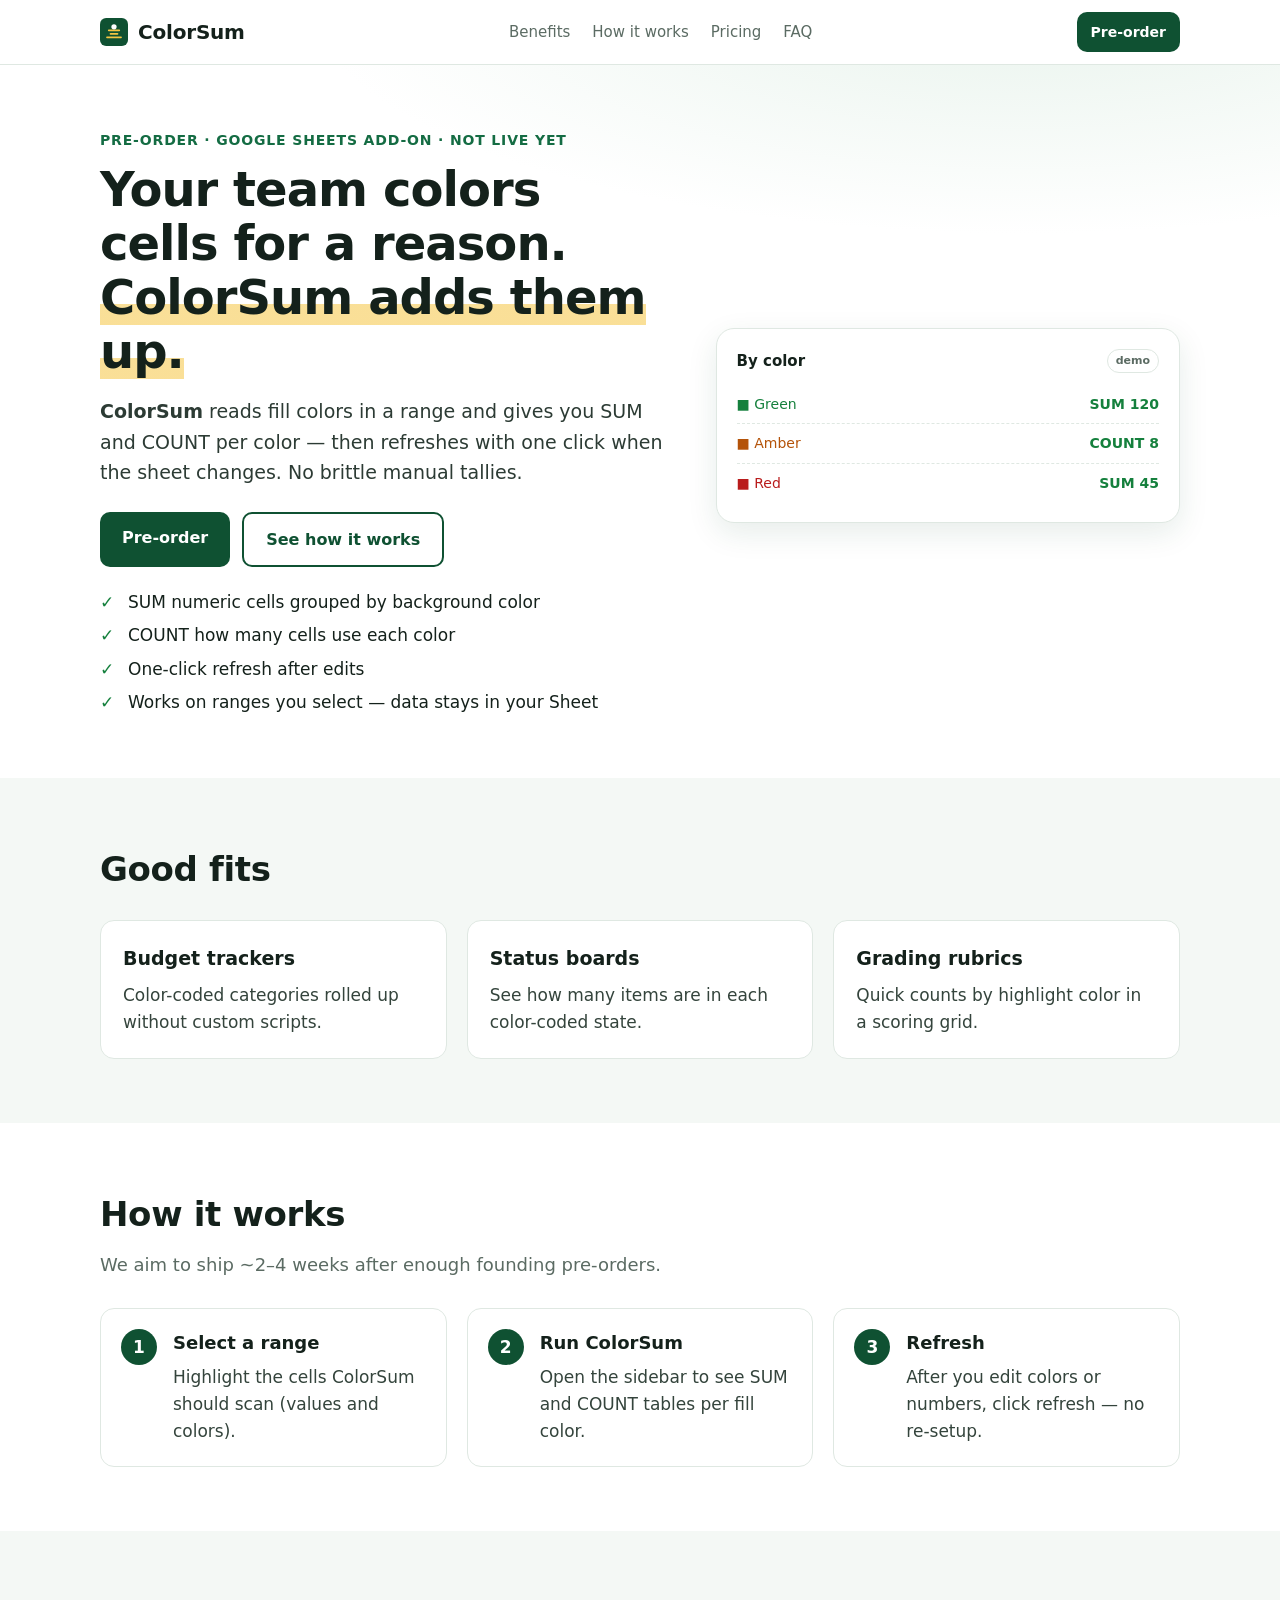
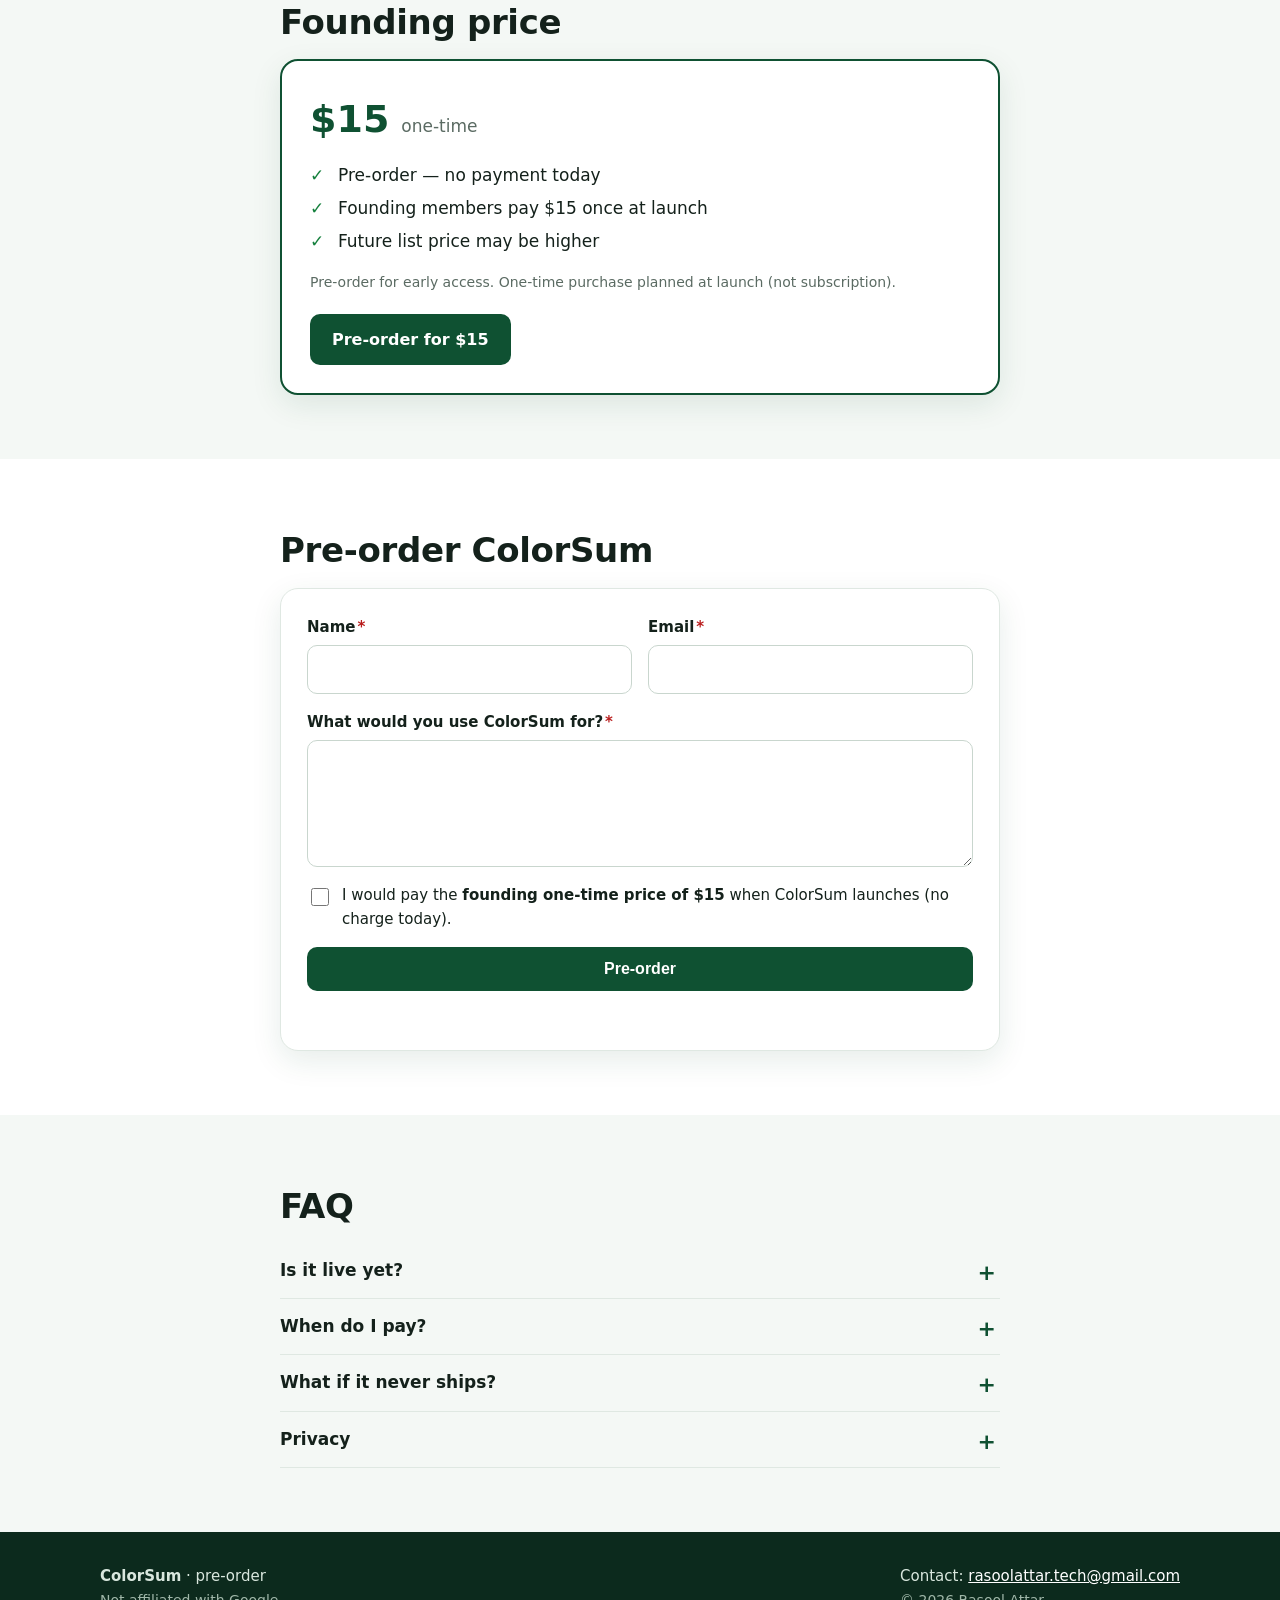
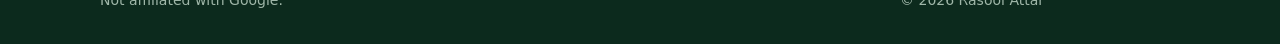
<file: color-sum/index.html>
<!doctype html>
<html lang="en">
<head>
  <meta charset="utf-8">
  <meta name="viewport" content="width=device-width, initial-scale=1">
  <title>ColorSum — SUM and COUNT by cell fill color in Google Sheets (pre-order)</title>
  <meta name="description" content="Sum and count Google Sheets cells by background fill color with one-click refresh. Pre-order for $15 one-time founding price.">
  <meta name="theme-color" content="#0f5132">
  <meta property="og:title" content="ColorSum for Google Sheets">
  <meta property="og:description" content="Aggregate by fill color. Founding price $15 one-time. Pre-order.">
  <meta property="og:type" content="website">
  <link rel="canonical" href="https://rasoolattar17.github.io/color-sum/">
  <meta property="og:url" content="https://rasoolattar17.github.io/color-sum/">
  <link rel="icon" href="../preorder-landings/shared/favicon.svg" type="image/svg+xml">
  <link rel="stylesheet" href="../preorder-landings/shared/styles.css">
</head>
<body>
  <a class="skip" href="#preorder">Skip to pre-order form</a>
  <header class="nav">
    <div class="wrap nav-inner">
      <a class="logo" href="#top"><img src="../preorder-landings/shared/favicon.svg" alt="" width="28" height="28"><span class="brand">ColorSum</span></a>
      <nav class="nav-links" aria-label="Sections"><a href="#benefits">Benefits</a><a href="#how">How it works</a><a href="#pricing">Pricing</a><a href="#faq">FAQ</a></nav>
      <a class="btn btn-sm" href="#preorder">Pre-order</a>
    </div>
  </header>
  <main id="top">
    <section class="hero">
      <div class="wrap hero-grid">
        <div>
          <p class="eyebrow">Pre-order · Google Sheets add-on · Not live yet</p>
          <h1>Your team colors cells for a reason. <span class="hl">ColorSum adds them up.</span></h1>
          <p class="lead"><strong class="brand">ColorSum</strong> reads fill colors in a range and gives you SUM and COUNT per color — then refreshes with one click when the sheet changes. No brittle manual tallies.</p>
          <div class="cta-row"><a class="btn" href="#preorder">Pre-order</a><a class="btn btn-ghost" href="#how">See how it works</a></div>
          <ul class="ticks">
            <li>SUM numeric cells grouped by background color</li>
            <li>COUNT how many cells use each color</li>
            <li>One-click refresh after edits</li>
            <li>Works on ranges you select — data stays in your Sheet</li>
          </ul>
        </div>
        <div class="hero-card" aria-hidden="true">
          <p class="demo-title">By color <span class="pill">demo</span></p>
          <div class="demo-row"><span style="color:#15803d">■ Green</span><span class="ok">SUM 120</span></div>
          <div class="demo-row"><span style="color:#b45309">■ Amber</span><span class="ok">COUNT 8</span></div>
          <div class="demo-row"><span style="color:#b91c1c">■ Red</span><span class="ok">SUM 45</span></div>
        </div>
      </div>
    </section>
    <section class="section alt" id="benefits">
      <div class="wrap">
        <h2>Good fits</h2>
        <div class="grid3">
          <article class="card"><h3>Budget trackers</h3><p>Color-coded categories rolled up without custom scripts.</p></article>
          <article class="card"><h3>Status boards</h3><p>See how many items are in each color-coded state.</p></article>
          <article class="card"><h3>Grading rubrics</h3><p>Quick counts by highlight color in a scoring grid.</p></article>
        </div>
      </div>
    </section>
    <section class="section" id="how">
      <div class="wrap">
        <h2>How it works</h2>
        <p class="sub">We aim to ship ~2–4 weeks after enough founding pre-orders.</p>
        <ol class="steps">
          <li><span class="num">1</span><div><h3>Select a range</h3><p>Highlight the cells ColorSum should scan (values and colors).</p></div></li>
          <li><span class="num">2</span><div><h3>Run ColorSum</h3><p>Open the sidebar to see SUM and COUNT tables per fill color.</p></div></li>
          <li><span class="num">3</span><div><h3>Refresh</h3><p>After you edit colors or numbers, click refresh — no re-setup.</p></div></li>
        </ol>
      </div>
    </section>
    <section class="section alt" id="pricing">
      <div class="wrap narrow">
        <h2>Founding price</h2>
        <div class="price-card">
          <div class="price-tag"><span class="price">$15</span><span class="per">one-time</span></div>
          <ul class="ticks"><li>Pre-order — no payment today</li><li>Founding members pay $15 once at launch</li><li>Future list price may be higher</li></ul>
          <p class="disclaimer">Pre-order for early access. One-time purchase planned at launch (not subscription).</p>
          <a class="btn" href="#preorder">Pre-order for $15</a>
        </div>
      </div>
    </section>
    <section class="section" id="preorder">
      <div class="wrap narrow">
        <h2>Pre-order ColorSum</h2>
        <form id="preorder-form" class="form" novalidate>
          <input type="hidden" name="subject" value="Pre-order: ColorSum">
          <input type="hidden" name="product" value="color-sum">
          <input type="hidden" name="utm_source" id="utm_source" value="">
          <div class="row2">
            <label>Name<span class="req">*</span><input type="text" name="name" autocomplete="name" required maxlength="100"></label>
            <label>Email<span class="req">*</span><input type="email" name="email" autocomplete="email" required maxlength="150"></label>
          </div>
          <label>What would you use ColorSum for?<span class="req">*</span>
            <textarea name="use_case" rows="4" required maxlength="2000"></textarea>
          </label>
          <div class="hp" aria-hidden="true"><label>Leave empty <input type="text" name="company_website" tabindex="-1" autocomplete="off"></label></div>
          <label class="consent"><input type="checkbox" name="founding_price" required>
            <span>I would pay the <strong>founding one-time price of $15</strong> when ColorSum launches (no charge today).</span>
          </label>
          <button class="btn btn-block" type="submit" id="submit-btn">Pre-order</button>
          <p class="form-status" id="form-status" role="status" aria-live="polite"></p>
        </form>
        <div class="thanks" id="thanks" hidden tabindex="-1">
          <div class="thanks-icon" aria-hidden="true">✓</div>
          <h3>Pre-order received — thank you!</h3>
        </div>
      </div>
    </section>
    <section class="section alt" id="faq">
      <div class="wrap narrow">
        <h2>FAQ</h2>
        <details><summary>Is it live yet?</summary><p>No. This is a pre-order page.</p></details>
        <details><summary>When do I pay?</summary><p>Once at launch if you activate — $15 one-time for founding members.</p></details>
        <details><summary>What if it never ships?</summary><p>You will not be charged.</p></details>
        <details><summary>Privacy</summary><p>ColorSum runs on your spreadsheet in Google; pre-order details on this page go to our inbox only.</p></details>
      </div>
    </section>
  </main>
  <footer class="footer">
    <div class="wrap footer-inner">
      <div><strong class="brand">ColorSum</strong> · pre-order<br><span class="muted">Not affiliated with Google.</span></div>
      <div>Contact: <a href="mailto:rasoolattar.tech@gmail.com">rasoolattar.tech@gmail.com</a><br><span class="muted">© <span id="year">2026</span> Rasool Attar</span></div>
    </div>
  </footer>
  <script>
    window.PREORDER_CONFIG = { brand: 'ColorSum', product: 'color-sum', subject: 'Pre-order: ColorSum', submitLabel: 'Pre-order' };
  </script>
  <script src="../preorder-landings/shared/preorder.js" defer></script>
</body>
</html>
</file>
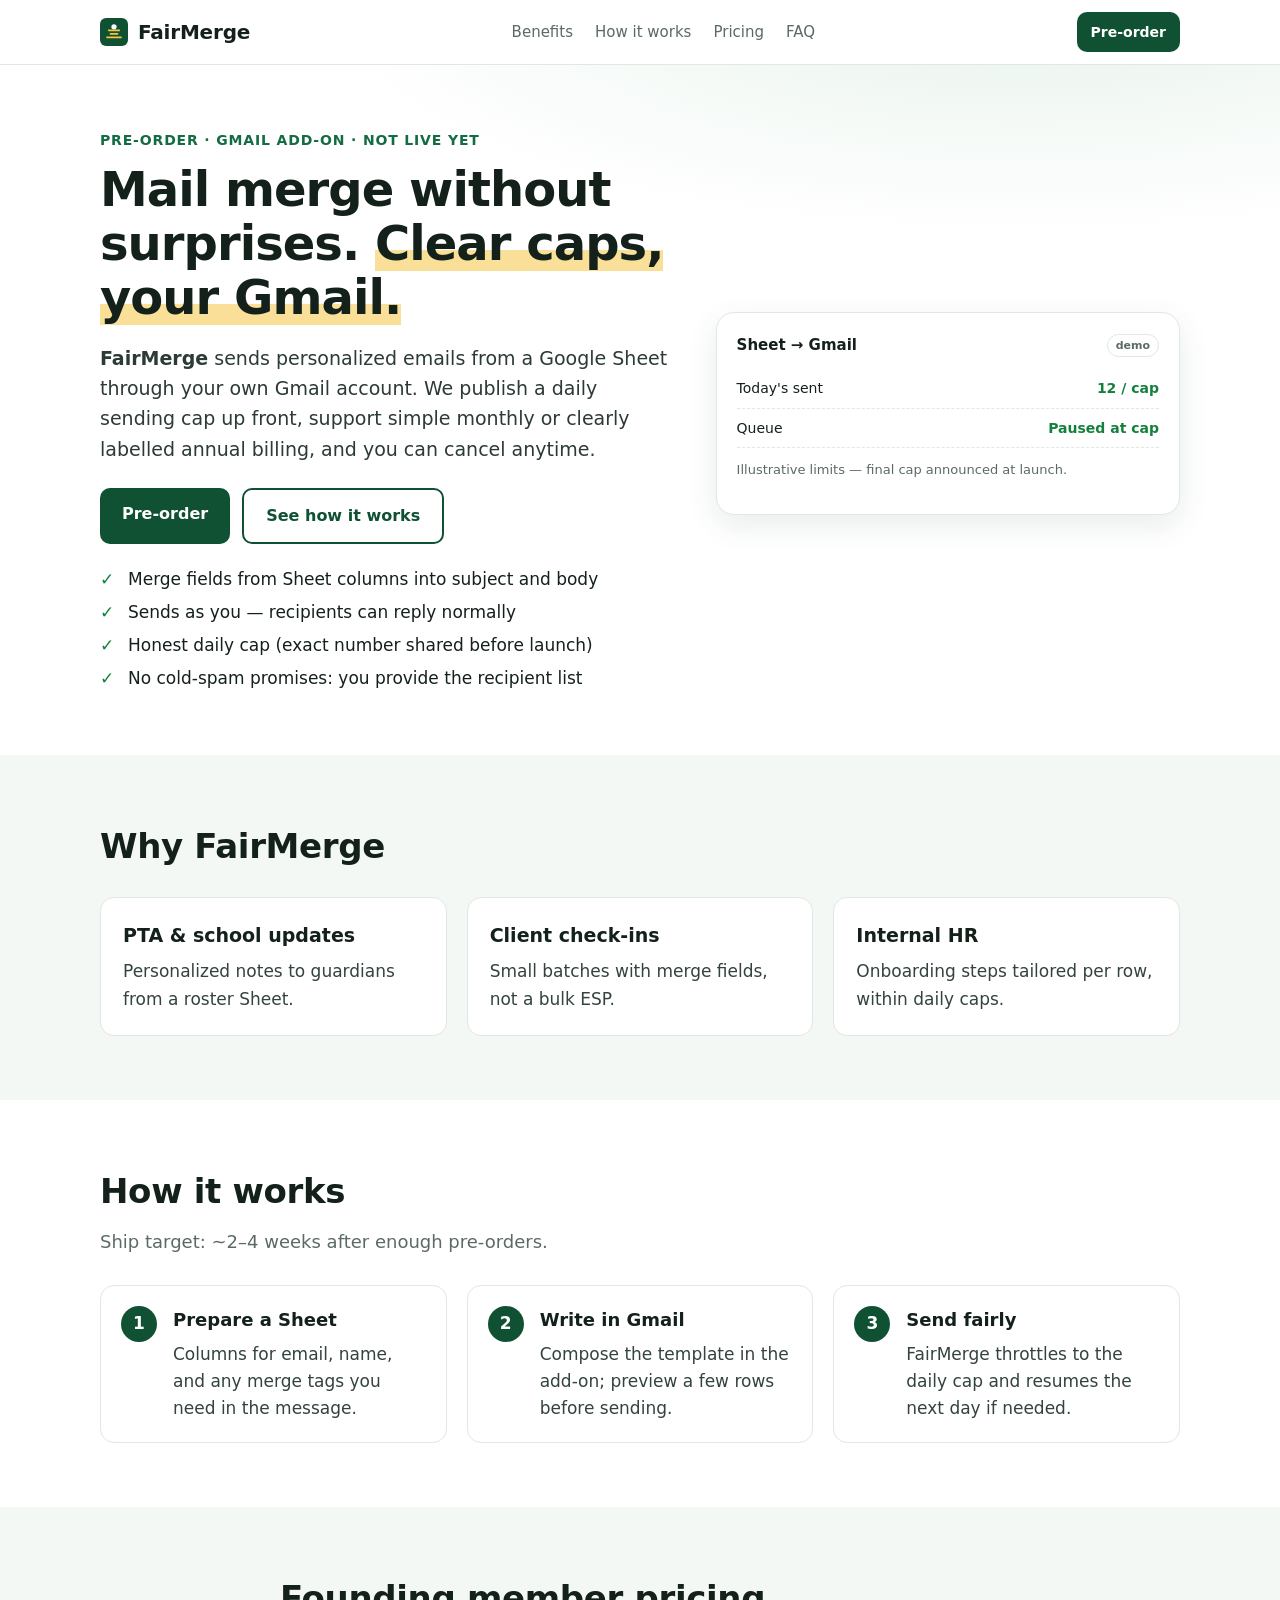
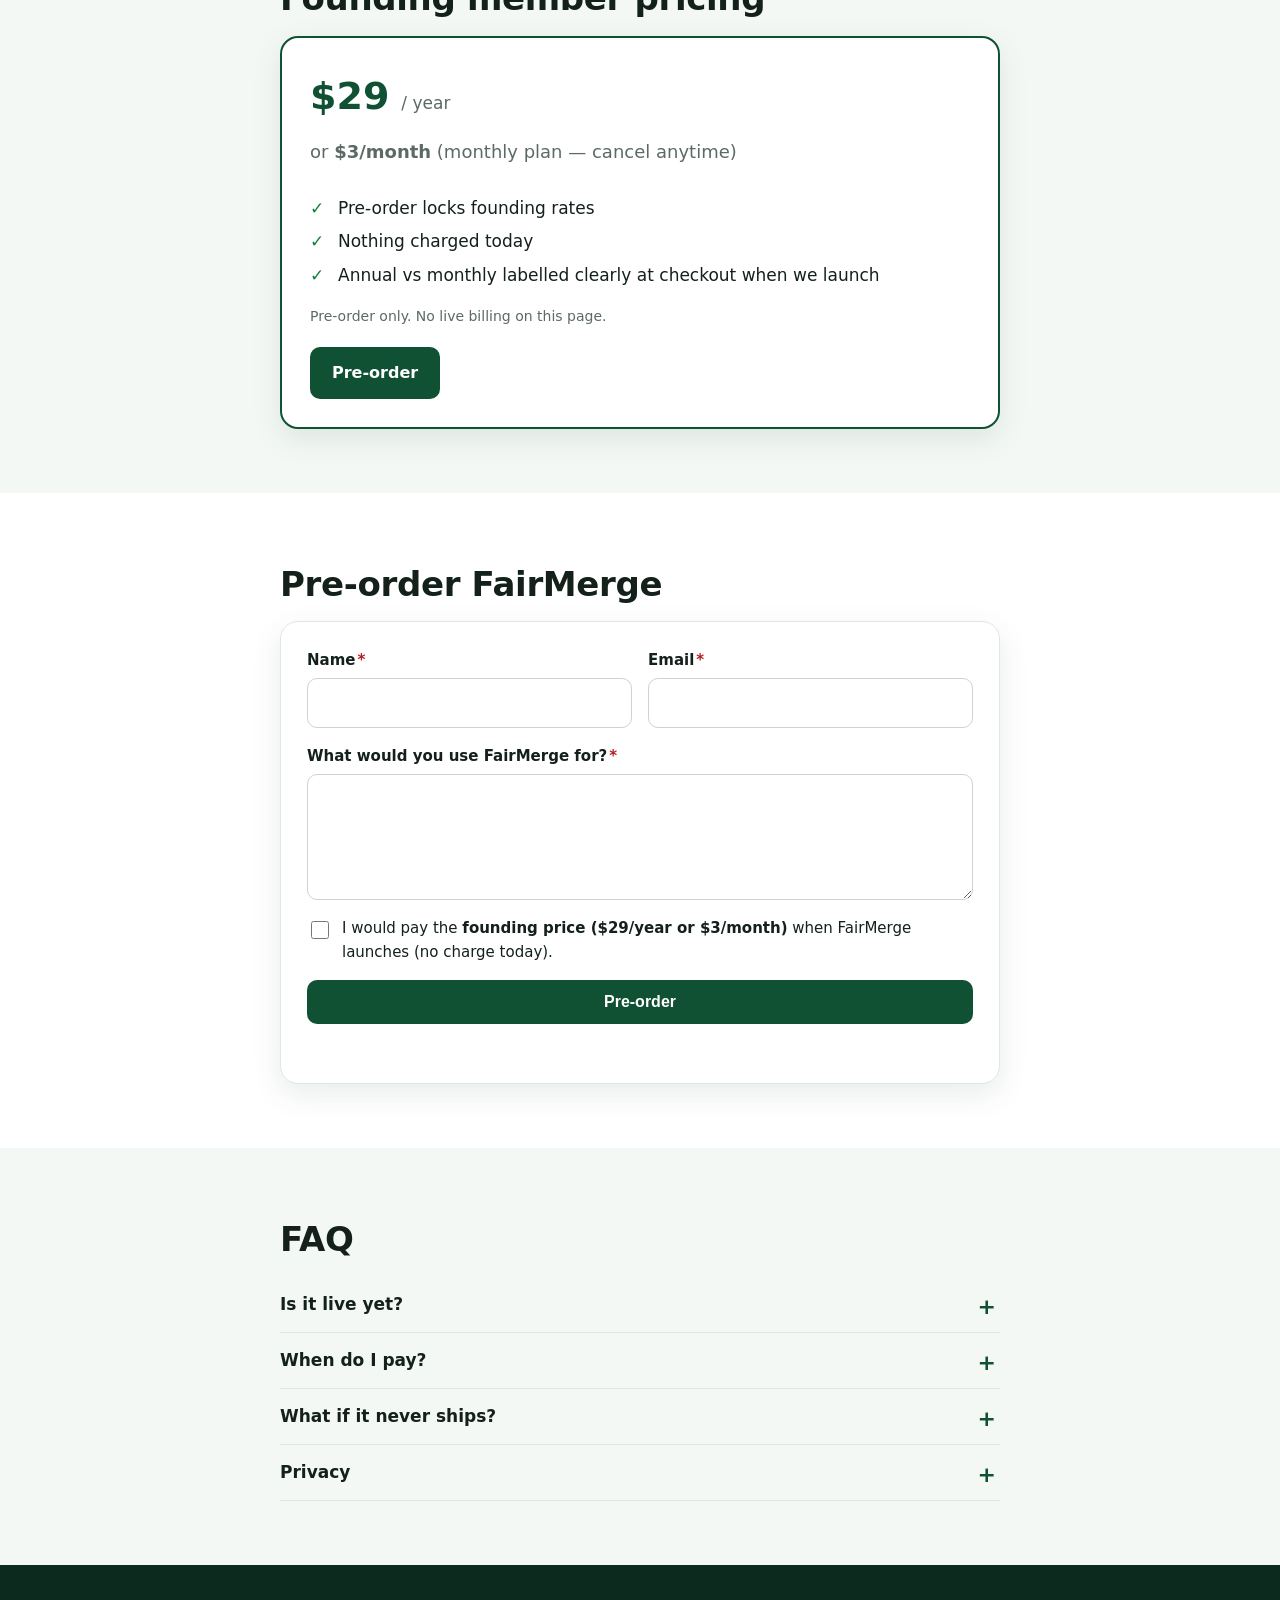
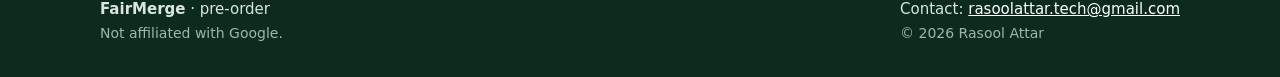
<file: fair-merge/index.html>
<!doctype html>
<html lang="en">
<head>
  <meta charset="utf-8">
  <meta name="viewport" content="width=device-width, initial-scale=1">
  <title>FairMerge — honest Gmail mail merge from Google Sheets (pre-order)</title>
  <meta name="description" content="Personalized Gmail mail merge from a Google Sheet with a clear daily sending cap. Pre-order founding price $29/year or $3/month.">
  <meta name="theme-color" content="#0f5132">
  <meta property="og:title" content="FairMerge — Gmail mail merge">
  <meta property="og:description" content="Sheet-driven mail merge with honest limits. Pre-order early access.">
  <meta property="og:type" content="website">
  <link rel="canonical" href="https://rasoolattar17.github.io/fair-merge/">
  <meta property="og:url" content="https://rasoolattar17.github.io/fair-merge/">
  <link rel="icon" href="../preorder-landings/shared/favicon.svg" type="image/svg+xml">
  <link rel="stylesheet" href="../preorder-landings/shared/styles.css">
</head>
<body>
  <a class="skip" href="#preorder">Skip to pre-order form</a>
  <header class="nav">
    <div class="wrap nav-inner">
      <a class="logo" href="#top"><img src="../preorder-landings/shared/favicon.svg" alt="" width="28" height="28"><span class="brand">FairMerge</span></a>
      <nav class="nav-links" aria-label="Sections"><a href="#benefits">Benefits</a><a href="#how">How it works</a><a href="#pricing">Pricing</a><a href="#faq">FAQ</a></nav>
      <a class="btn btn-sm" href="#preorder">Pre-order</a>
    </div>
  </header>
  <main id="top">
    <section class="hero">
      <div class="wrap hero-grid">
        <div>
          <p class="eyebrow">Pre-order · Gmail add-on · Not live yet</p>
          <h1>Mail merge without surprises. <span class="hl">Clear caps, your Gmail.</span></h1>
          <p class="lead"><strong class="brand">FairMerge</strong> sends personalized emails from a Google Sheet through your own Gmail account. We publish a daily sending cap up front, support simple monthly or clearly labelled annual billing, and you can cancel anytime.</p>
          <div class="cta-row"><a class="btn" href="#preorder">Pre-order</a><a class="btn btn-ghost" href="#how">See how it works</a></div>
          <ul class="ticks">
            <li>Merge fields from Sheet columns into subject and body</li>
            <li>Sends as you — recipients can reply normally</li>
            <li>Honest daily cap (exact number shared before launch)</li>
            <li>No cold-spam promises: you provide the recipient list</li>
          </ul>
        </div>
        <div class="hero-card" aria-hidden="true">
          <p class="demo-title">Sheet → Gmail <span class="pill">demo</span></p>
          <div class="demo-row"><span>Today's sent</span><span class="ok">12 / cap</span></div>
          <div class="demo-row"><span>Queue</span><span class="ok">Paused at cap</span></div>
          <p class="muted-demo">Illustrative limits — final cap announced at launch.</p>
        </div>
      </div>
    </section>
    <section class="section alt" id="benefits">
      <div class="wrap">
        <h2>Why FairMerge</h2>
        <div class="grid3">
          <article class="card"><h3>PTA &amp; school updates</h3><p>Personalized notes to guardians from a roster Sheet.</p></article>
          <article class="card"><h3>Client check-ins</h3><p>Small batches with merge fields, not a bulk ESP.</p></article>
          <article class="card"><h3>Internal HR</h3><p>Onboarding steps tailored per row, within daily caps.</p></article>
        </div>
      </div>
    </section>
    <section class="section" id="how">
      <div class="wrap">
        <h2>How it works</h2>
        <p class="sub">Ship target: ~2–4 weeks after enough pre-orders.</p>
        <ol class="steps">
          <li><span class="num">1</span><div><h3>Prepare a Sheet</h3><p>Columns for email, name, and any merge tags you need in the message.</p></div></li>
          <li><span class="num">2</span><div><h3>Write in Gmail</h3><p>Compose the template in the add-on; preview a few rows before sending.</p></div></li>
          <li><span class="num">3</span><div><h3>Send fairly</h3><p>FairMerge throttles to the daily cap and resumes the next day if needed.</p></div></li>
        </ol>
      </div>
    </section>
    <section class="section alt" id="pricing">
      <div class="wrap narrow">
        <h2>Founding member pricing</h2>
        <div class="price-card">
          <div class="price-tag"><span class="price">$29</span><span class="per">/ year</span></div>
          <p class="sub" style="margin-top:0">or <strong>$3/month</strong> (monthly plan — cancel anytime)</p>
          <ul class="ticks"><li>Pre-order locks founding rates</li><li>Nothing charged today</li><li>Annual vs monthly labelled clearly at checkout when we launch</li></ul>
          <p class="disclaimer">Pre-order only. No live billing on this page.</p>
          <a class="btn" href="#preorder">Pre-order</a>
        </div>
      </div>
    </section>
    <section class="section" id="preorder">
      <div class="wrap narrow">
        <h2>Pre-order FairMerge</h2>
        <form id="preorder-form" class="form" novalidate>
          <input type="hidden" name="subject" value="Pre-order: FairMerge">
          <input type="hidden" name="product" value="fair-merge">
          <input type="hidden" name="utm_source" id="utm_source" value="">
          <div class="row2">
            <label>Name<span class="req">*</span><input type="text" name="name" autocomplete="name" required maxlength="100"></label>
            <label>Email<span class="req">*</span><input type="email" name="email" autocomplete="email" required maxlength="150"></label>
          </div>
          <label>What would you use FairMerge for?<span class="req">*</span>
            <textarea name="use_case" rows="4" required maxlength="2000"></textarea>
          </label>
          <div class="hp" aria-hidden="true"><label>Leave empty <input type="text" name="company_website" tabindex="-1" autocomplete="off"></label></div>
          <label class="consent"><input type="checkbox" name="founding_price" required>
            <span>I would pay the <strong>founding price ($29/year or $3/month)</strong> when FairMerge launches (no charge today).</span>
          </label>
          <button class="btn btn-block" type="submit" id="submit-btn">Pre-order</button>
          <p class="form-status" id="form-status" role="status" aria-live="polite"></p>
        </form>
        <div class="thanks" id="thanks" hidden tabindex="-1">
          <div class="thanks-icon" aria-hidden="true">✓</div>
          <h3>Pre-order received — thank you!</h3>
        </div>
      </div>
    </section>
    <section class="section alt" id="faq">
      <div class="wrap narrow">
        <h2>FAQ</h2>
        <details><summary>Is it live yet?</summary><p>No — pre-order for early access.</p></details>
        <details><summary>When do I pay?</summary><p>When the add-on ships and you subscribe. Choose annual or monthly at that time.</p></details>
        <details><summary>What if it never ships?</summary><p>You are never charged. We will email pre-orders.</p></details>
        <details><summary>Privacy</summary><p>Mail sends through your Gmail; list data stays in your Sheet in Google.</p></details>
      </div>
    </section>
  </main>
  <footer class="footer">
    <div class="wrap footer-inner">
      <div><strong class="brand">FairMerge</strong> · pre-order<br><span class="muted">Not affiliated with Google.</span></div>
      <div>Contact: <a href="mailto:rasoolattar.tech@gmail.com">rasoolattar.tech@gmail.com</a><br><span class="muted">© <span id="year">2026</span> Rasool Attar</span></div>
    </div>
  </footer>
  <script>
    window.PREORDER_CONFIG = { brand: 'FairMerge', product: 'fair-merge', subject: 'Pre-order: FairMerge', submitLabel: 'Pre-order' };
  </script>
  <script src="../preorder-landings/shared/preorder.js" defer></script>
</body>
</html>
</file>
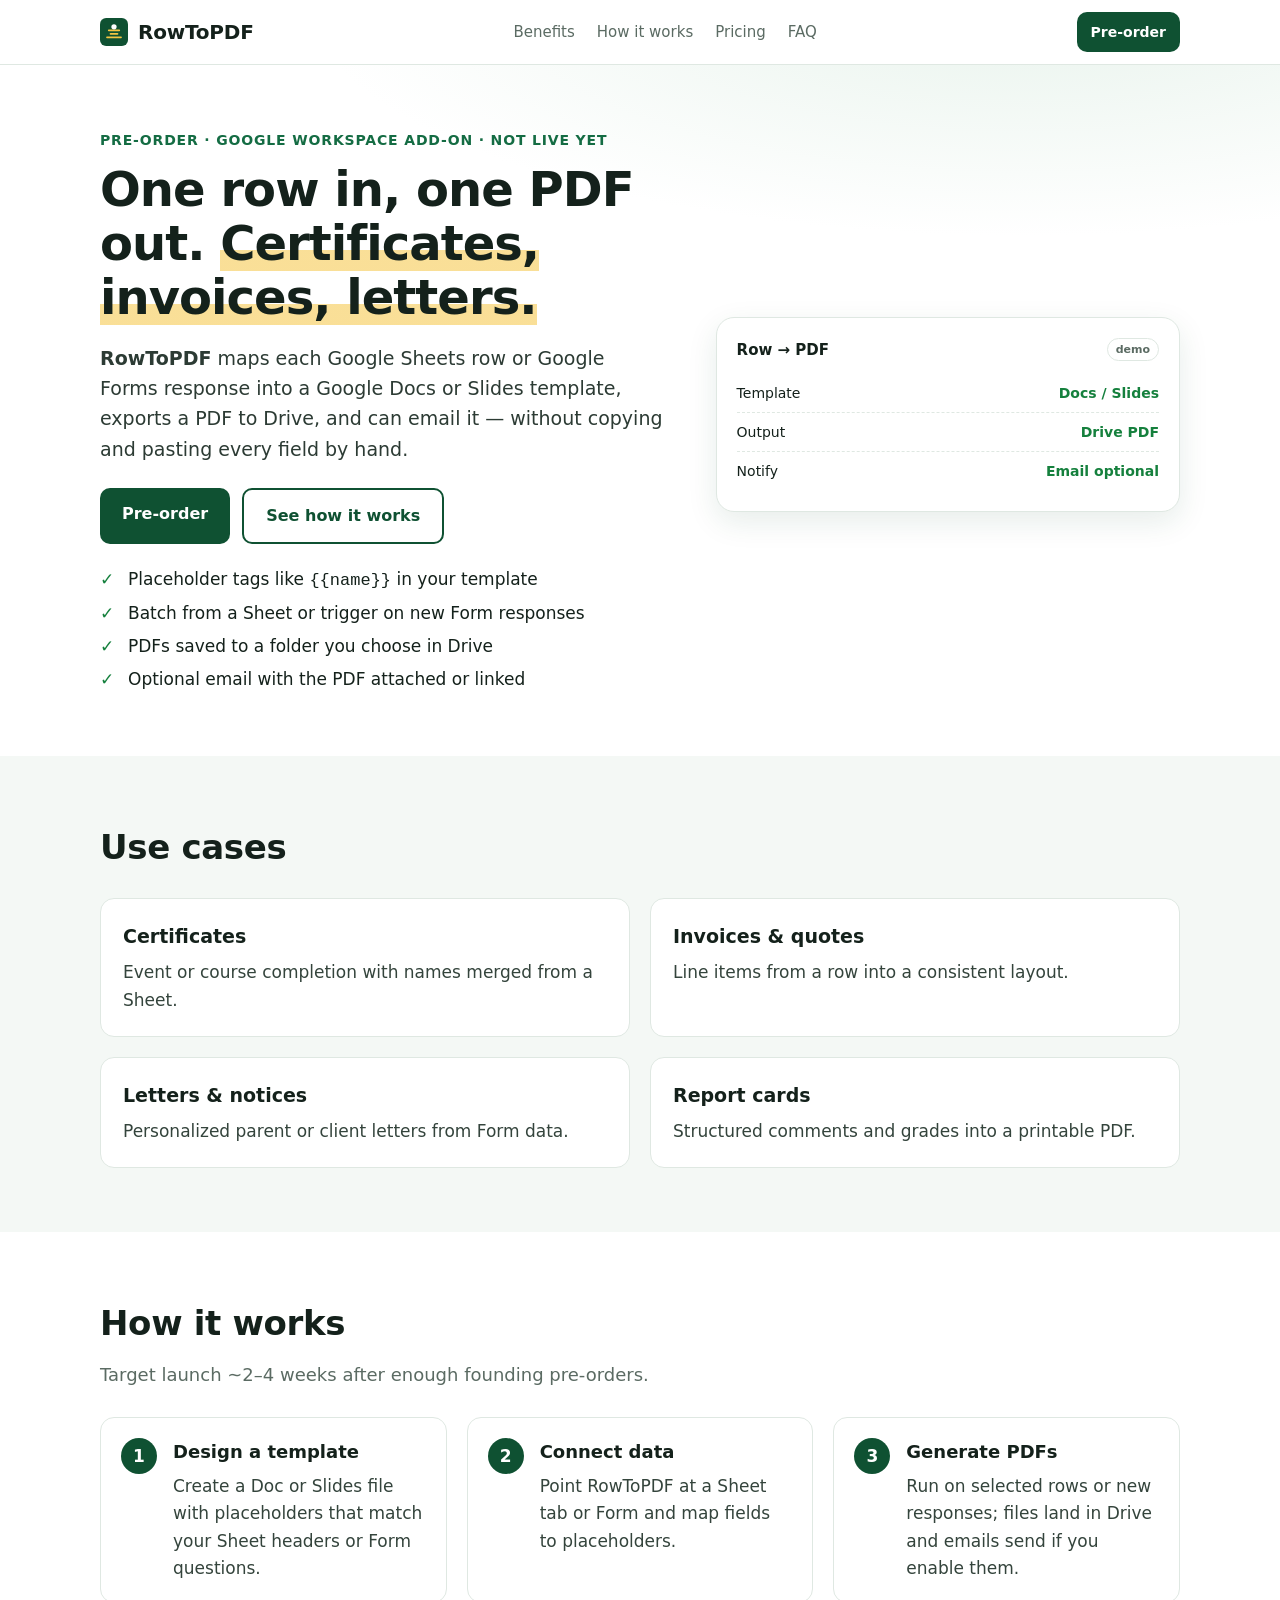
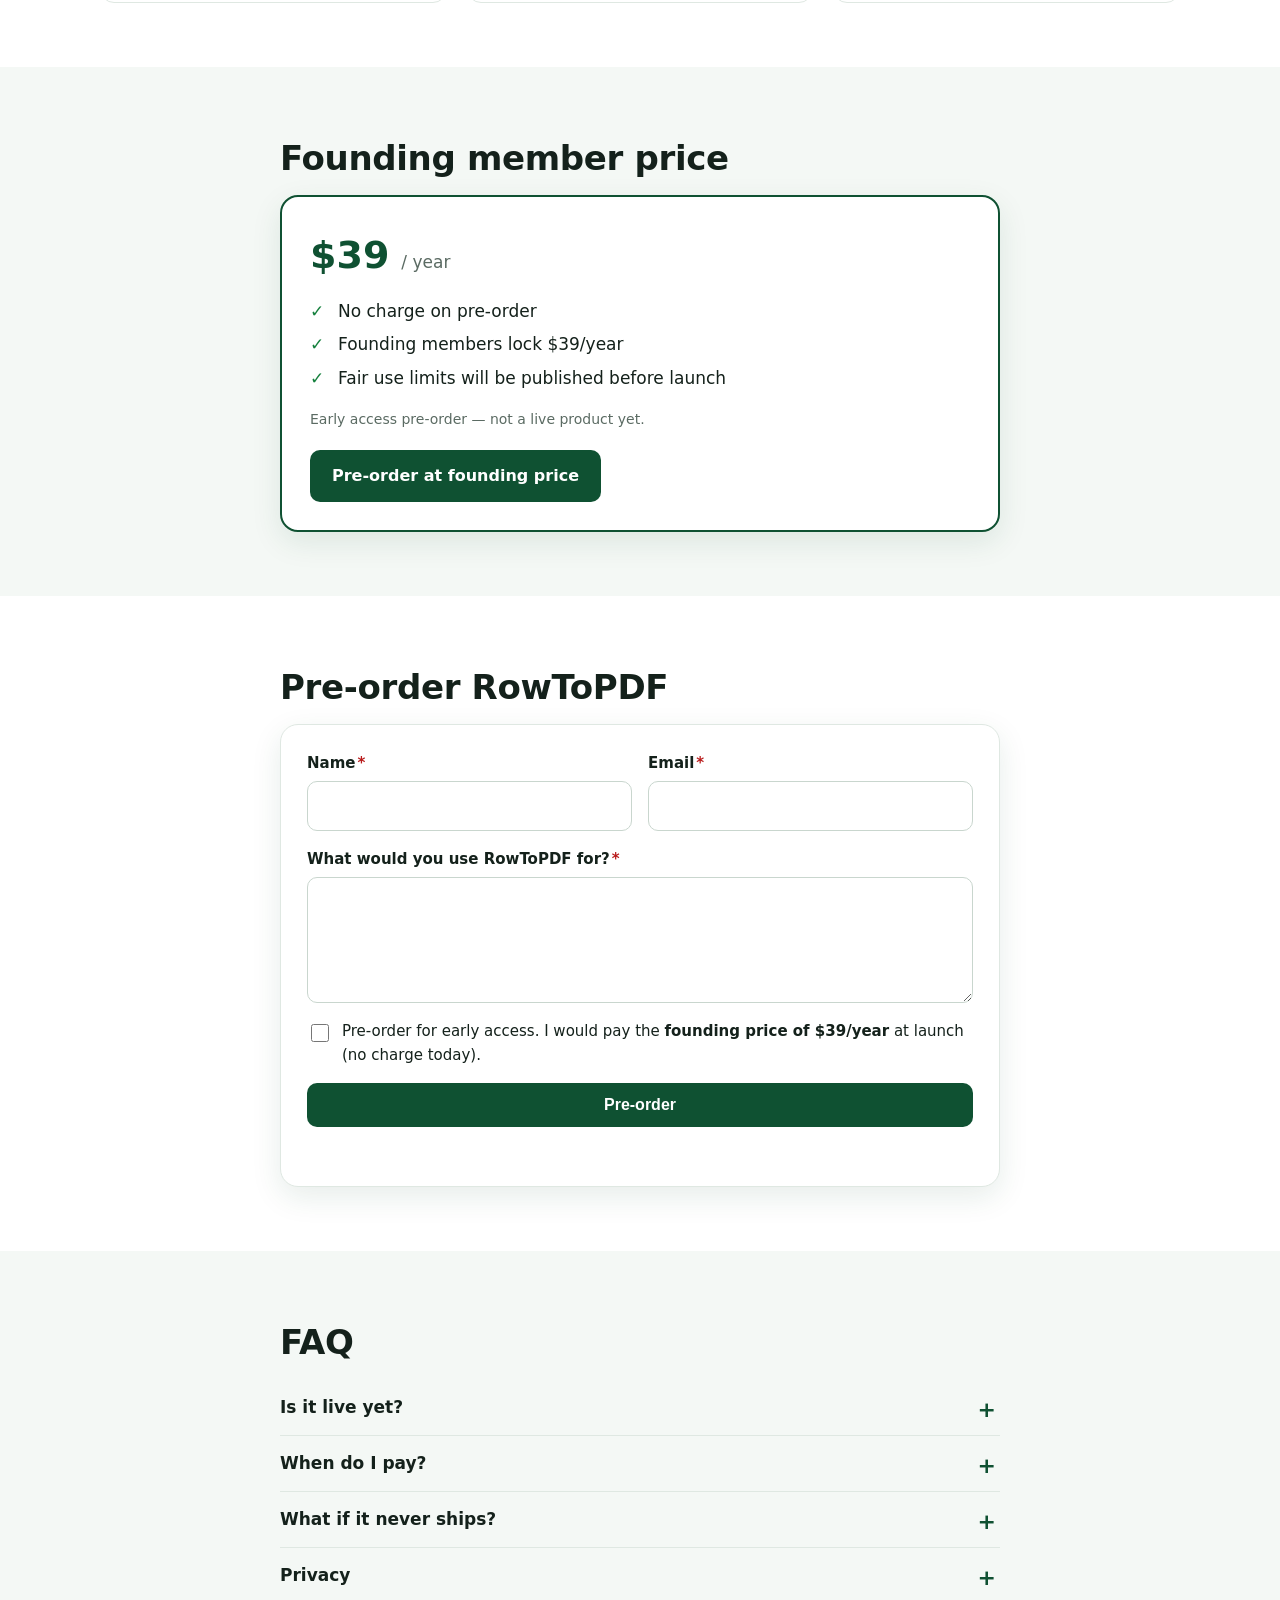
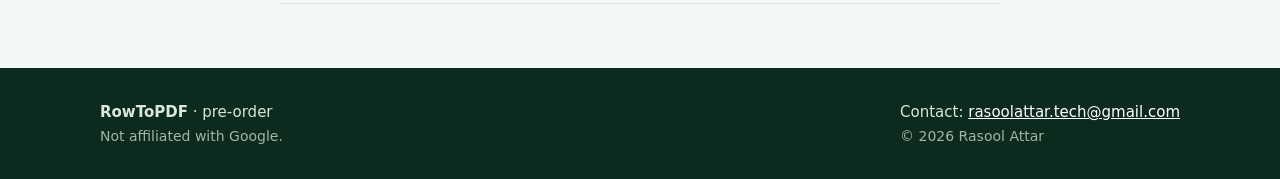
<file: row-to-pdf/index.html>
<!doctype html>
<html lang="en">
<head>
  <meta charset="utf-8">
  <meta name="viewport" content="width=device-width, initial-scale=1">
  <title>RowToPDF — Google Sheet or Form row to filled PDF in Drive (pre-order)</title>
  <meta name="description" content="Turn each Google Sheets row or Form response into a Docs or Slides template, save a PDF to Drive, optionally email it. Pre-order early access.">
  <meta name="theme-color" content="#0f5132">
  <meta property="og:title" content="RowToPDF for Google Workspace">
  <meta property="og:description" content="Mail-merge style PDFs from Sheets or Forms. Founding price $39/year. Pre-order.">
  <meta property="og:type" content="website">
  <link rel="canonical" href="https://rasoolattar17.github.io/row-to-pdf/">
  <meta property="og:url" content="https://rasoolattar17.github.io/row-to-pdf/">
  <link rel="icon" href="../preorder-landings/shared/favicon.svg" type="image/svg+xml">
  <link rel="stylesheet" href="../preorder-landings/shared/styles.css">
</head>
<body>
  <a class="skip" href="#preorder">Skip to pre-order form</a>
  <header class="nav">
    <div class="wrap nav-inner">
      <a class="logo" href="#top"><img src="../preorder-landings/shared/favicon.svg" alt="" width="28" height="28"><span class="brand">RowToPDF</span></a>
      <nav class="nav-links" aria-label="Sections"><a href="#benefits">Benefits</a><a href="#how">How it works</a><a href="#pricing">Pricing</a><a href="#faq">FAQ</a></nav>
      <a class="btn btn-sm" href="#preorder">Pre-order</a>
    </div>
  </header>
  <main id="top">
    <section class="hero">
      <div class="wrap hero-grid">
        <div>
          <p class="eyebrow">Pre-order · Google Workspace add-on · Not live yet</p>
          <h1>One row in, one PDF out. <span class="hl">Certificates, invoices, letters.</span></h1>
          <p class="lead"><strong class="brand">RowToPDF</strong> maps each Google Sheets row or Google Forms response into a Google Docs or Slides template, exports a PDF to Drive, and can email it — without copying and pasting every field by hand.</p>
          <div class="cta-row"><a class="btn" href="#preorder">Pre-order</a><a class="btn btn-ghost" href="#how">See how it works</a></div>
          <ul class="ticks">
            <li>Placeholder tags like <code>{{name}}</code> in your template</li>
            <li>Batch from a Sheet or trigger on new Form responses</li>
            <li>PDFs saved to a folder you choose in Drive</li>
            <li>Optional email with the PDF attached or linked</li>
          </ul>
        </div>
        <div class="hero-card" aria-hidden="true">
          <p class="demo-title">Row → PDF <span class="pill">demo</span></p>
          <div class="demo-row"><span>Template</span><span class="ok">Docs / Slides</span></div>
          <div class="demo-row"><span>Output</span><span class="ok">Drive PDF</span></div>
          <div class="demo-row"><span>Notify</span><span class="ok">Email optional</span></div>
        </div>
      </div>
    </section>
    <section class="section alt" id="benefits">
      <div class="wrap">
        <h2>Use cases</h2>
        <div class="grid2">
          <article class="card"><h3>Certificates</h3><p>Event or course completion with names merged from a Sheet.</p></article>
          <article class="card"><h3>Invoices &amp; quotes</h3><p>Line items from a row into a consistent layout.</p></article>
          <article class="card"><h3>Letters &amp; notices</h3><p>Personalized parent or client letters from Form data.</p></article>
          <article class="card"><h3>Report cards</h3><p>Structured comments and grades into a printable PDF.</p></article>
        </div>
      </div>
    </section>
    <section class="section" id="how">
      <div class="wrap">
        <h2>How it works</h2>
        <p class="sub">Target launch ~2–4 weeks after enough founding pre-orders.</p>
        <ol class="steps">
          <li><span class="num">1</span><div><h3>Design a template</h3><p>Create a Doc or Slides file with placeholders that match your Sheet headers or Form questions.</p></div></li>
          <li><span class="num">2</span><div><h3>Connect data</h3><p>Point RowToPDF at a Sheet tab or Form and map fields to placeholders.</p></div></li>
          <li><span class="num">3</span><div><h3>Generate PDFs</h3><p>Run on selected rows or new responses; files land in Drive and emails send if you enable them.</p></div></li>
        </ol>
      </div>
    </section>
    <section class="section alt" id="pricing">
      <div class="wrap narrow">
        <h2>Founding member price</h2>
        <div class="price-card">
          <div class="price-tag"><span class="price">$39</span><span class="per">/ year</span></div>
          <ul class="ticks"><li>No charge on pre-order</li><li>Founding members lock $39/year</li><li>Fair use limits will be published before launch</li></ul>
          <p class="disclaimer">Early access pre-order — not a live product yet.</p>
          <a class="btn" href="#preorder">Pre-order at founding price</a>
        </div>
      </div>
    </section>
    <section class="section" id="preorder">
      <div class="wrap narrow">
        <h2>Pre-order RowToPDF</h2>
        <form id="preorder-form" class="form" novalidate>
          <input type="hidden" name="subject" value="Pre-order: RowToPDF">
          <input type="hidden" name="product" value="row-to-pdf">
          <input type="hidden" name="utm_source" id="utm_source" value="">
          <div class="row2">
            <label>Name<span class="req">*</span><input type="text" name="name" autocomplete="name" required maxlength="100"></label>
            <label>Email<span class="req">*</span><input type="email" name="email" autocomplete="email" required maxlength="150"></label>
          </div>
          <label>What would you use RowToPDF for?<span class="req">*</span>
            <textarea name="use_case" rows="4" required maxlength="2000"></textarea>
          </label>
          <div class="hp" aria-hidden="true"><label>Leave empty <input type="text" name="company_website" tabindex="-1" autocomplete="off"></label></div>
          <label class="consent"><input type="checkbox" name="founding_price" required>
            <span>Pre-order for early access. I would pay the <strong>founding price of $39/year</strong> at launch (no charge today).</span>
          </label>
          <button class="btn btn-block" type="submit" id="submit-btn">Pre-order</button>
          <p class="form-status" id="form-status" role="status" aria-live="polite"></p>
        </form>
        <div class="thanks" id="thanks" hidden tabindex="-1">
          <div class="thanks-icon" aria-hidden="true">✓</div>
          <h3>Pre-order received — thank you!</h3>
        </div>
      </div>
    </section>
    <section class="section alt" id="faq">
      <div class="wrap narrow">
        <h2>FAQ</h2>
        <details><summary>Is it live yet?</summary><p>Not yet — this is a pre-order page for an add-on in development.</p></details>
        <details><summary>When do I pay?</summary><p>At launch, if you choose to subscribe. Nothing is charged now.</p></details>
        <details><summary>What if it never ships?</summary><p>No charge. We will notify everyone who pre-ordered.</p></details>
        <details><summary>Privacy</summary><p>Documents and data remain in your Google account; the add-on runs with your permissions.</p></details>
      </div>
    </section>
  </main>
  <footer class="footer">
    <div class="wrap footer-inner">
      <div><strong class="brand">RowToPDF</strong> · pre-order<br><span class="muted">Not affiliated with Google.</span></div>
      <div>Contact: <a href="mailto:rasoolattar.tech@gmail.com">rasoolattar.tech@gmail.com</a><br><span class="muted">© <span id="year">2026</span> Rasool Attar</span></div>
    </div>
  </footer>
  <script>
    window.PREORDER_CONFIG = { brand: 'RowToPDF', product: 'row-to-pdf', subject: 'Pre-order: RowToPDF', submitLabel: 'Pre-order' };
  </script>
  <script src="../preorder-landings/shared/preorder.js" defer></script>
</body>
</html>
</file>
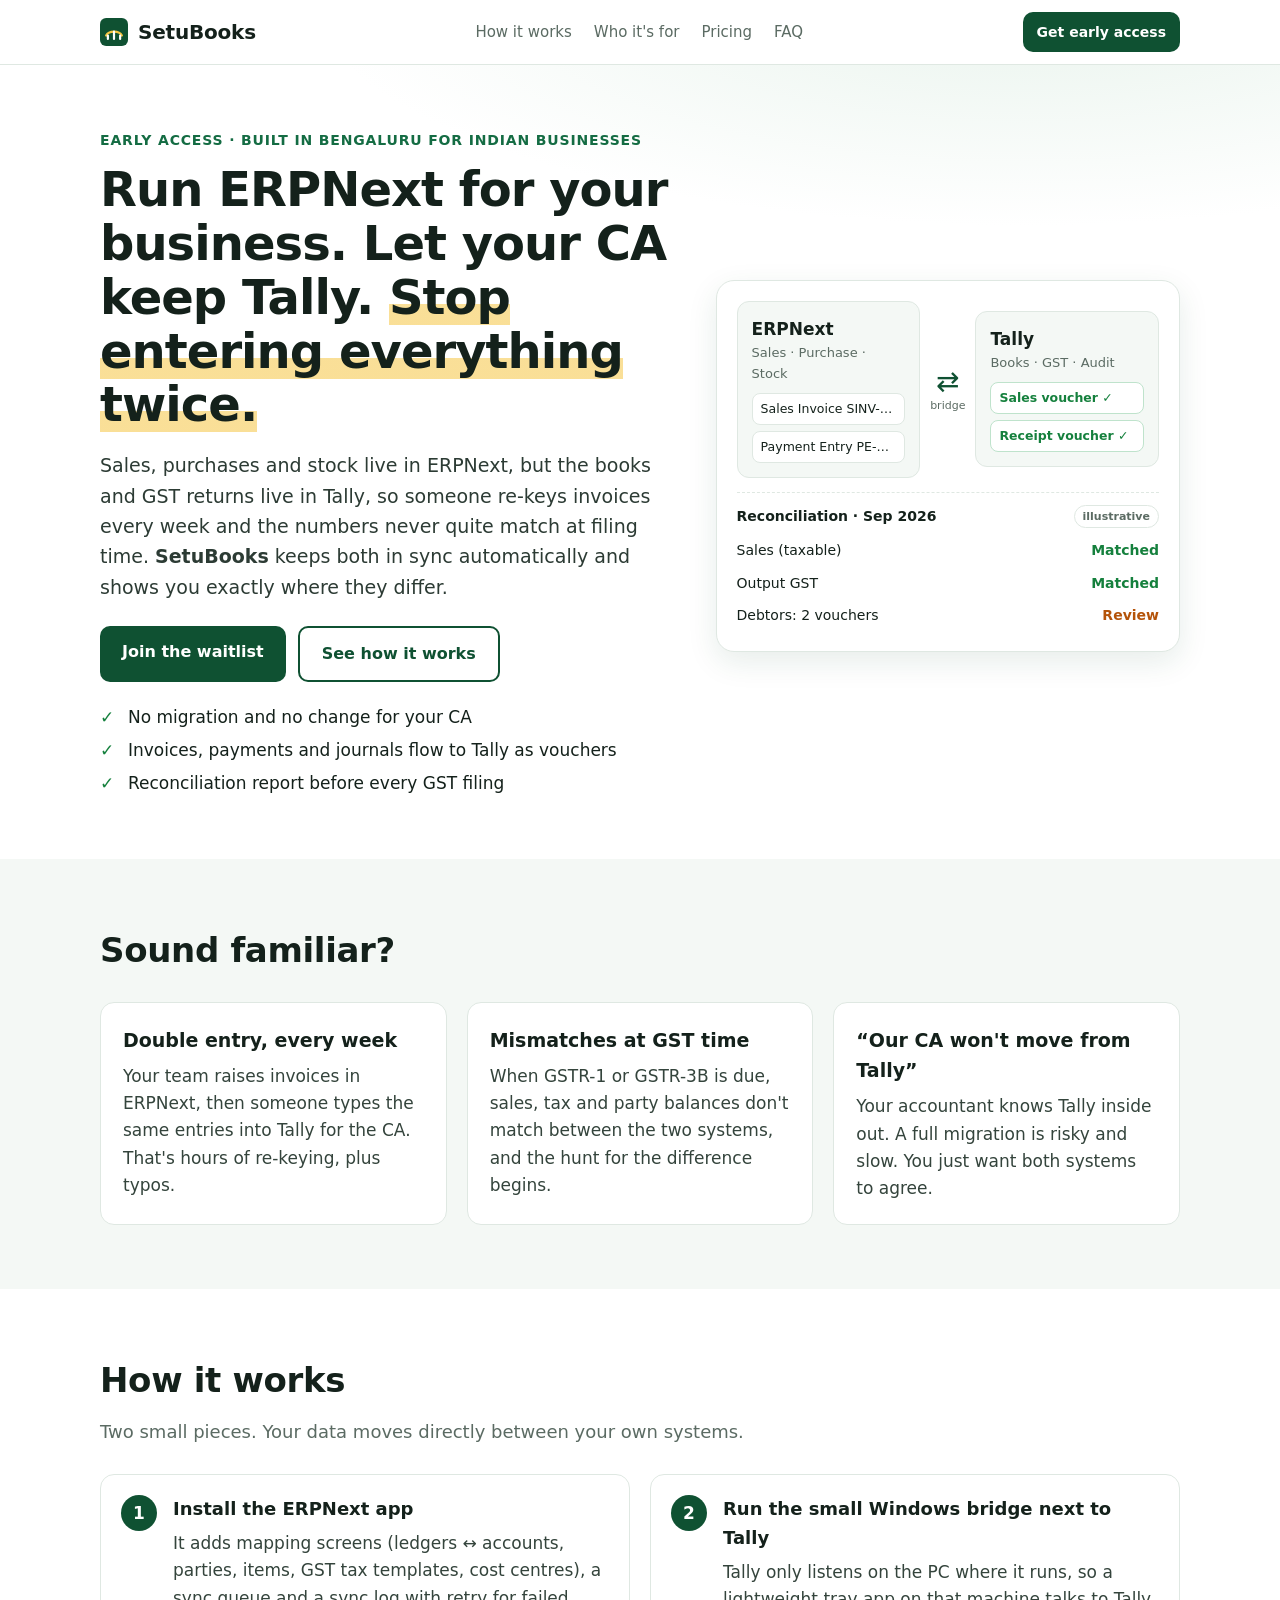
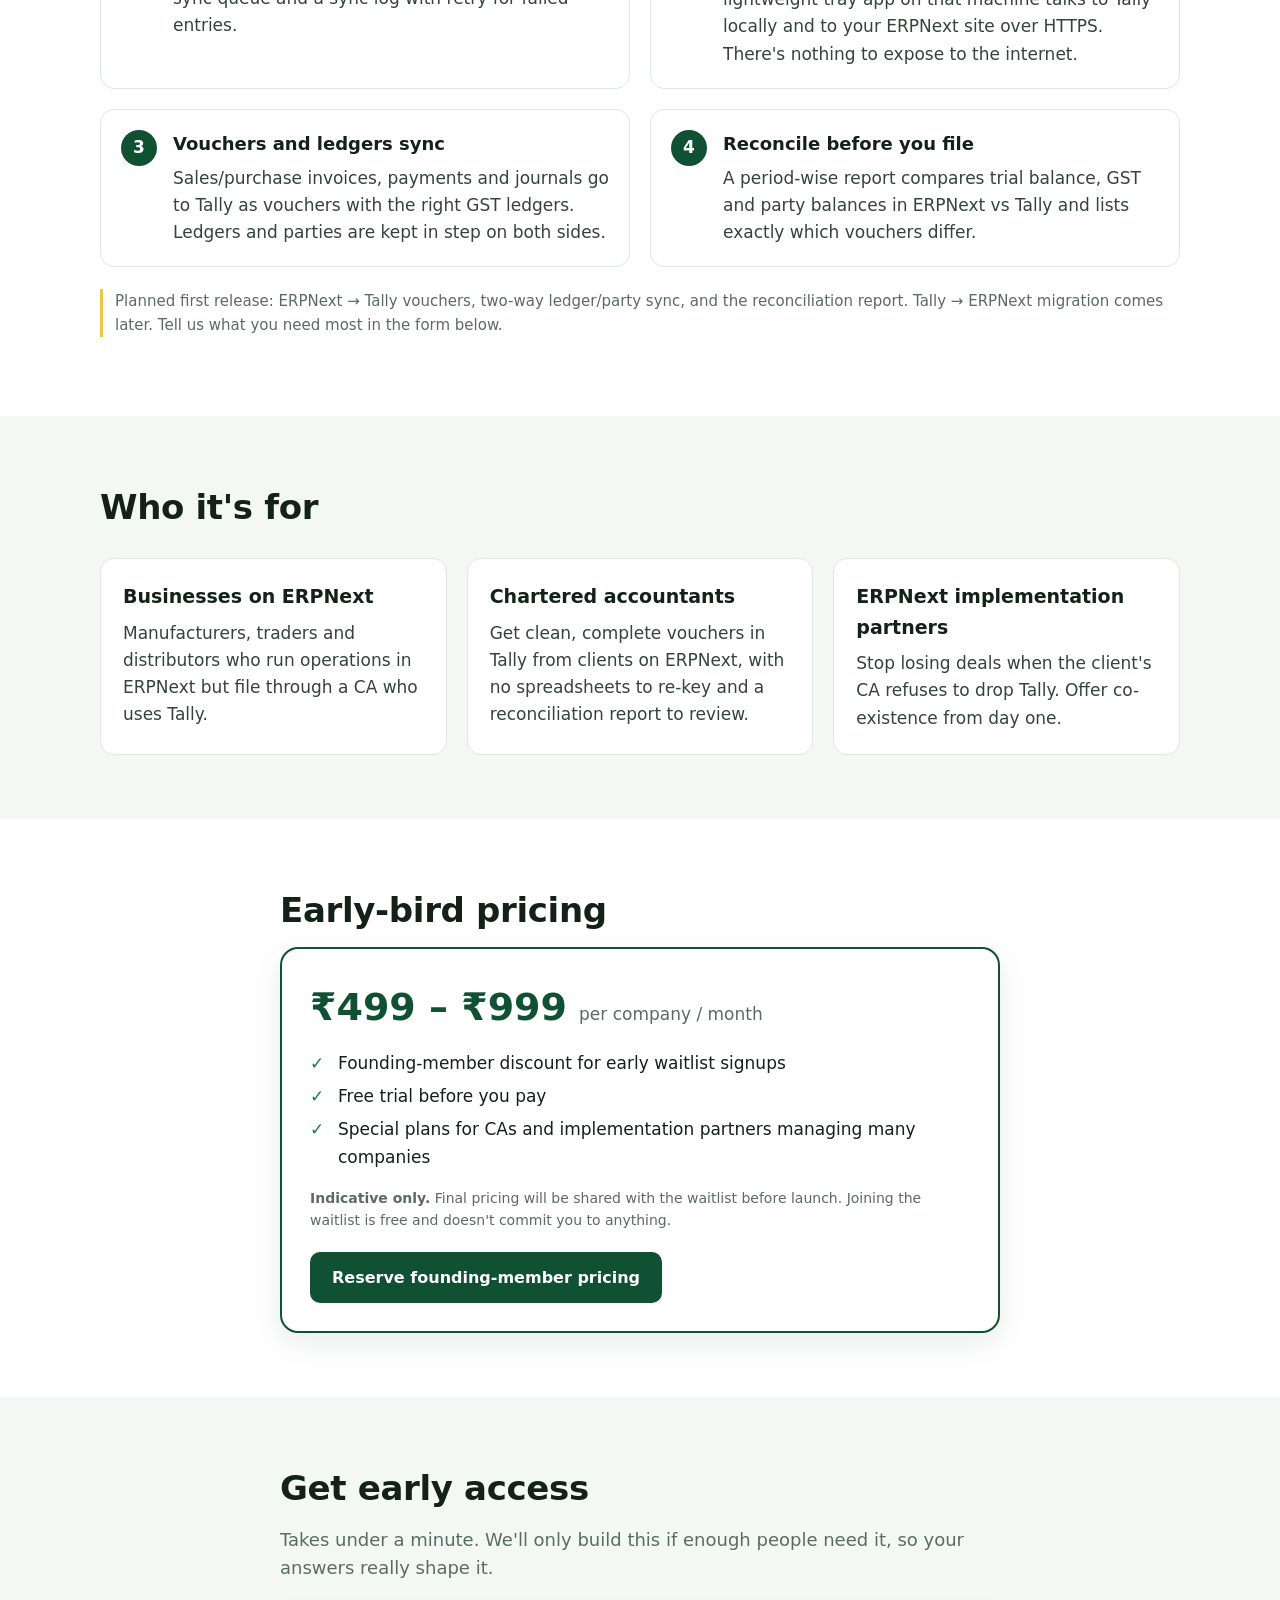
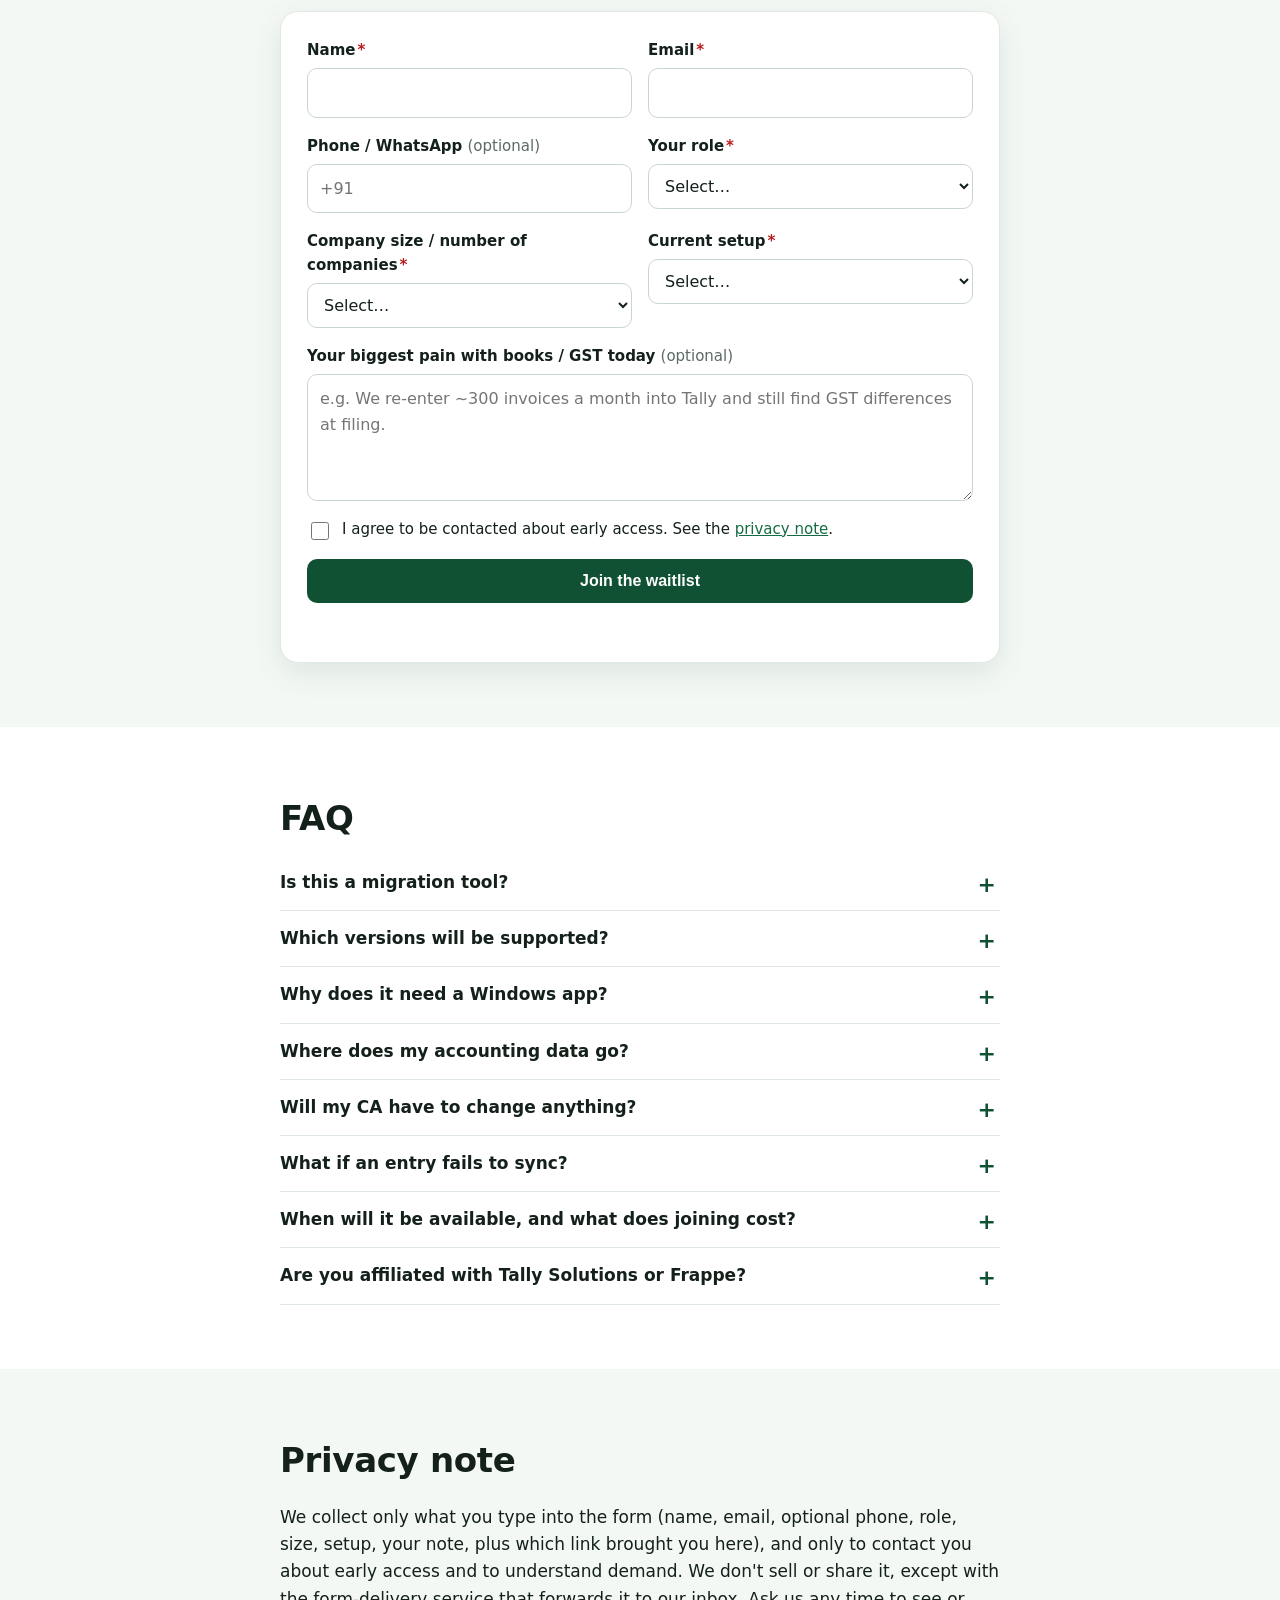
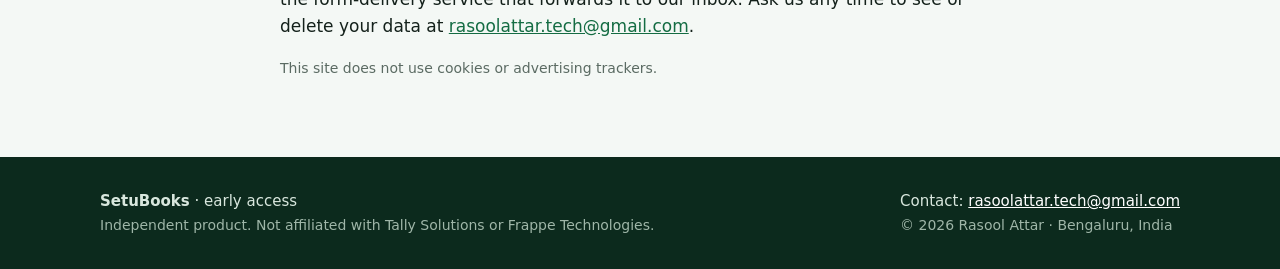
<file: setubooks/index.html>
<!doctype html>
<html lang="en-IN">
<head>
  <meta charset="utf-8">
  <meta name="viewport" content="width=device-width, initial-scale=1">
  <title>SetuBooks: keep Tally and ERPNext in sync, without double entry (early access)</title>
  <meta name="description" content="Run ERPNext for sales, stock and operations while your CA keeps the books in Tally. A small Windows bridge syncs vouchers and ledgers and reconciles both sides before GST filing. Join the early-access waitlist.">
  <meta name="theme-color" content="#0f5132">
  <meta property="og:title" content="SetuBooks: Tally ⇄ ERPNext sync for Indian businesses and CAs">
  <meta property="og:description" content="Stop double entry. Stop GST-time mismatches. Join the early-access waitlist.">
  <meta property="og:type" content="website">
  <link rel="canonical" href="https://rasoolattar17.github.io/setubooks/">
  <meta property="og:url" content="https://rasoolattar17.github.io/setubooks/">
  <link rel="icon" href="assets/favicon.svg" type="image/svg+xml">
  <link rel="stylesheet" href="assets/styles.css">
</head>
<body>
  <a class="skip" href="#signup">Skip to signup</a>

  <header class="nav">
    <div class="wrap nav-inner">
      <a class="logo" href="#top" aria-label="Home">
        <img src="assets/favicon.svg" alt="" width="28" height="28">
        <span class="brand">SetuBooks</span>
      </a>
      <nav class="nav-links" aria-label="Sections">
        <a href="#how">How it works</a>
        <a href="#who">Who it's for</a>
        <a href="#pricing">Pricing</a>
        <a href="#faq">FAQ</a>
      </nav>
      <a class="btn btn-sm" href="#signup">Get early access</a>
    </div>
  </header>

  <main id="top">
    <!-- HERO -->
    <section class="hero">
      <div class="wrap hero-grid">
        <div>
          <p class="eyebrow">Early access · Built in Bengaluru for Indian businesses</p>
          <h1>Run ERPNext for your business. Let your CA keep Tally. <span class="hl">Stop entering everything twice.</span></h1>
          <p class="lead">
            Sales, purchases and stock live in ERPNext, but the books and GST returns live in Tally, so someone re-keys invoices every week and the numbers
            never quite match at filing time. <strong class="brand">SetuBooks</strong> keeps both in sync automatically and shows you exactly where they differ.
          </p>
          <div class="cta-row">
            <a class="btn" href="#signup">Join the waitlist</a>
            <a class="btn btn-ghost" href="#how">See how it works</a>
          </div>
          <ul class="ticks">
            <li>No migration and no change for your CA</li>
            <li>Invoices, payments and journals flow to Tally as vouchers</li>
            <li>Reconciliation report before every GST filing</li>
          </ul>
        </div>

        <div class="hero-card" aria-hidden="true">
          <div class="flow">
            <div class="node">
              <div class="node-title">ERPNext</div>
              <div class="node-sub">Sales · Purchase · Stock</div>
              <div class="chip">Sales Invoice SINV-0412</div>
              <div class="chip">Payment Entry PE-0187</div>
            </div>
            <div class="arrows">
              <span>⇄</span>
              <small>bridge</small>
            </div>
            <div class="node">
              <div class="node-title">Tally</div>
              <div class="node-sub">Books · GST · Audit</div>
              <div class="chip ok">Sales voucher ✓</div>
              <div class="chip ok">Receipt voucher ✓</div>
            </div>
          </div>
          <div class="recon">
            <div class="recon-head">Reconciliation · Sep 2026 <span class="pill">illustrative</span></div>
            <div class="recon-row"><span>Sales (taxable)</span><span class="ok">Matched</span></div>
            <div class="recon-row"><span>Output GST</span><span class="ok">Matched</span></div>
            <div class="recon-row"><span>Debtors: 2 vouchers</span><span class="warn">Review</span></div>
          </div>
        </div>
      </div>
    </section>

    <!-- PAIN -->
    <section class="section alt" id="pain">
      <div class="wrap">
        <h2>Sound familiar?</h2>
        <div class="grid3">
          <article class="card">
            <h3>Double entry, every week</h3>
            <p>Your team raises invoices in ERPNext, then someone types the same entries into Tally for the CA. That's hours of re-keying, plus typos.</p>
          </article>
          <article class="card">
            <h3>Mismatches at GST time</h3>
            <p>When GSTR-1 or GSTR-3B is due, sales, tax and party balances don't match between the two systems, and the hunt for the difference begins.</p>
          </article>
          <article class="card">
            <h3>“Our CA won't move from Tally”</h3>
            <p>Your accountant knows Tally inside out. A full migration is risky and slow. You just want both systems to agree.</p>
          </article>
        </div>
      </div>
    </section>

    <!-- HOW -->
    <section class="section" id="how">
      <div class="wrap">
        <h2>How it works</h2>
        <p class="sub">Two small pieces. Your data moves directly between your own systems.</p>
        <ol class="steps">
          <li>
            <span class="num">1</span>
            <div>
              <h3>Install the ERPNext app</h3>
              <p>It adds mapping screens (ledgers ↔ accounts, parties, items, GST tax templates, cost centres), a sync queue and a sync log with retry for failed entries.</p>
            </div>
          </li>
          <li>
            <span class="num">2</span>
            <div>
              <h3>Run the small Windows bridge next to Tally</h3>
              <p>Tally only listens on the PC where it runs, so a lightweight tray app on that machine talks to Tally locally and to your ERPNext site over HTTPS. There's nothing to expose to the internet.</p>
            </div>
          </li>
          <li>
            <span class="num">3</span>
            <div>
              <h3>Vouchers and ledgers sync</h3>
              <p>Sales/purchase invoices, payments and journals go to Tally as vouchers with the right GST ledgers. Ledgers and parties are kept in step on both sides.</p>
            </div>
          </li>
          <li>
            <span class="num">4</span>
            <div>
              <h3>Reconcile before you file</h3>
              <p>A period-wise report compares trial balance, GST and party balances in ERPNext vs Tally and lists exactly which vouchers differ.</p>
            </div>
          </li>
        </ol>
        <p class="note">Planned first release: ERPNext → Tally vouchers, two-way ledger/party sync, and the reconciliation report. Tally → ERPNext migration comes later. Tell us what you need most in the form below.</p>
      </div>
    </section>

    <!-- WHO -->
    <section class="section alt" id="who">
      <div class="wrap">
        <h2>Who it's for</h2>
        <div class="grid3">
          <article class="card">
            <h3>Businesses on ERPNext</h3>
            <p>Manufacturers, traders and distributors who run operations in ERPNext but file through a CA who uses Tally.</p>
          </article>
          <article class="card">
            <h3>Chartered accountants</h3>
            <p>Get clean, complete vouchers in Tally from clients on ERPNext, with no spreadsheets to re-key and a reconciliation report to review.</p>
          </article>
          <article class="card">
            <h3>ERPNext implementation partners</h3>
            <p>Stop losing deals when the client's CA refuses to drop Tally. Offer co-existence from day one.</p>
          </article>
        </div>
      </div>
    </section>

    <!-- PRICING -->
    <section class="section" id="pricing">
      <div class="wrap narrow">
        <h2>Early-bird pricing</h2>
        <div class="price-card">
          <div class="price-tag"><span class="price">₹499 – ₹999</span><span class="per">per company / month</span></div>
          <ul class="ticks">
            <li>Founding-member discount for early waitlist signups</li>
            <li>Free trial before you pay</li>
            <li>Special plans for CAs and implementation partners managing many companies</li>
          </ul>
          <p class="disclaimer"><strong>Indicative only.</strong> Final pricing will be shared with the waitlist before launch. Joining the waitlist is free and doesn't commit you to anything.</p>
          <a class="btn" href="#signup">Reserve founding-member pricing</a>
        </div>
      </div>
    </section>

    <!-- SIGNUP -->
    <section class="section alt" id="signup">
      <div class="wrap narrow">
        <h2>Get early access</h2>
        <p class="sub">Takes under a minute. We'll only build this if enough people need it, so your answers really shape it.</p>

        <form id="waitlist-form" name="waitlist" class="form" method="POST" data-netlify="true" netlify-honeypot="company_website" novalidate>
          <input type="hidden" name="form-name" value="waitlist">
          <div class="row2">
            <label>Name<span class="req">*</span>
              <input type="text" name="name" autocomplete="name" required maxlength="100">
            </label>
            <label>Email<span class="req">*</span>
              <input type="email" name="email" autocomplete="email" required maxlength="150">
            </label>
          </div>
          <div class="row2">
            <label>Phone / WhatsApp <span class="opt">(optional)</span>
              <input type="tel" name="phone" autocomplete="tel" inputmode="tel" placeholder="+91" maxlength="20">
            </label>
            <label>Your role<span class="req">*</span>
              <select name="role" required>
                <option value="">Select…</option>
                <option>Business (owner / finance / ops)</option>
                <option>Chartered accountant / tax professional</option>
                <option>ERPNext implementation partner</option>
                <option>Other</option>
              </select>
            </label>
          </div>
          <div class="row2">
            <label>Company size / number of companies<span class="req">*</span>
              <select name="size" required>
                <option value="">Select…</option>
                <option>1 company, under 20 people</option>
                <option>1 company, 20–100 people</option>
                <option>1 company, 100+ people</option>
                <option>2–5 companies / clients</option>
                <option>6–20 companies / clients</option>
                <option>21+ companies / clients</option>
              </select>
            </label>
            <label>Current setup<span class="req">*</span>
              <select name="setup" required>
                <option value="">Select…</option>
                <option>Tally only</option>
                <option>ERPNext only</option>
                <option>Both Tally and ERPNext</option>
                <option>Other</option>
              </select>
            </label>
          </div>
          <label>Your biggest pain with books / GST today <span class="opt">(optional)</span>
            <textarea name="pain" rows="4" maxlength="2000" placeholder="e.g. We re-enter ~300 invoices a month into Tally and still find GST differences at filing."></textarea>
          </label>

          <!-- Honeypot: humans never see or fill this -->
          <div class="hp" aria-hidden="true">
            <label>Leave this empty <input type="text" name="company_website" tabindex="-1" autocomplete="off"></label>
          </div>

          <label class="consent">
            <input type="checkbox" name="consent" required>
            <span>I agree to be contacted about early access. See the <a href="#privacy">privacy note</a>.</span>
          </label>

          <button class="btn btn-block" type="submit" id="submit-btn">Join the waitlist</button>
          <p class="form-status" id="form-status" role="status" aria-live="polite"></p>
        </form>

        <div class="thanks" id="thanks" hidden tabindex="-1">
          <div class="thanks-icon" aria-hidden="true">✓</div>
          <h3>You're on the list. Thank you!</h3>
          <p>We'll email you before the beta opens, and may reach out for a short 15-minute call about your setup. Know a CA or business with the same problem?</p>
          <a class="btn btn-ghost" id="share-wa" href="#" target="_blank" rel="noopener">Share on WhatsApp</a>
        </div>
      </div>
    </section>

    <!-- FAQ -->
    <section class="section" id="faq">
      <div class="wrap narrow">
        <h2>FAQ</h2>
        <details>
          <summary>Is this a migration tool?</summary>
          <p>No. The first goal is <em>co-existence</em>: keep ERPNext for operations and Tally for books, in sync. A guided Tally → ERPNext migration may follow for those who want to move fully.</p>
        </details>
        <details>
          <summary>Which versions will be supported?</summary>
          <p>The plan is TallyPrime on Windows and current ERPNext versions (v15 and v16), both self-hosted and cloud-hosted sites. Tell us your versions in the form and we'll confirm before beta.</p>
        </details>
        <details>
          <summary>Why does it need a Windows app?</summary>
          <p>Tally's integration interface runs on the computer where Tally is installed, so a cloud server can't reach it directly. The small bridge app runs there, connects to Tally locally, and talks to ERPNext over HTTPS.</p>
        </details>
        <details>
          <summary>Where does my accounting data go?</summary>
          <p>Directly between your Tally PC and your ERPNext site. It is designed so your books are not stored on our servers. Only minimal licence and health information would be sent, and we will document this fully before launch.</p>
        </details>
        <details>
          <summary>Will my CA have to change anything?</summary>
          <p>No. Your CA keeps working in Tally as usual. Vouchers simply arrive already entered, with the GST ledgers you choose in the mapping.</p>
        </details>
        <details>
          <summary>What if an entry fails to sync?</summary>
          <p>It stays in the sync queue with a clear error (for example a missing ledger mapping). Fix the mapping and retry, so nothing is silently dropped.</p>
        </details>
        <details>
          <summary>When will it be available, and what does joining cost?</summary>
          <p>Joining is free. We're validating demand first: if enough businesses and CAs sign up, waitlist members get beta access first, with founding-member pricing.</p>
        </details>
        <details>
          <summary>Are you affiliated with Tally Solutions or Frappe?</summary>
          <p>No. <span class="brand">SetuBooks</span> is an independent product. Tally and TallyPrime are trademarks of Tally Solutions Pvt. Ltd.; ERPNext and Frappe are trademarks of Frappe Technologies Pvt. Ltd. Their names are used only to describe compatibility.</p>
        </details>
      </div>
    </section>

    <!-- PRIVACY -->
    <section class="section alt" id="privacy">
      <div class="wrap narrow">
        <h2>Privacy note</h2>
        <p>We collect only what you type into the form (name, email, optional phone, role, size, setup, your note, plus which link brought you here), and only to contact you about early access and to understand demand. We don't sell or share it, except with the form-delivery service that forwards it to our inbox. Ask us any time to see or delete your data at <a href="mailto:rasoolattar.tech@gmail.com">rasoolattar.tech@gmail.com</a>.</p>
        <p class="muted" id="analytics-note">This site does not use cookies or advertising trackers.</p>
      </div>
    </section>
  </main>

  <footer class="footer">
    <div class="wrap footer-inner">
      <div>
        <strong class="brand">SetuBooks</strong> · early access<br>
        <span class="muted">Independent product. Not affiliated with Tally Solutions or Frappe Technologies.</span>
      </div>
      <div>
        Contact: <a href="mailto:rasoolattar.tech@gmail.com">rasoolattar.tech@gmail.com</a><br>
        <span class="muted">© <span id="year">2026</span> Rasool Attar · Bengaluru, India</span>
      </div>
    </div>
  </footer>

  <script src="assets/app.js" defer></script>
</body>
</html>
</file>
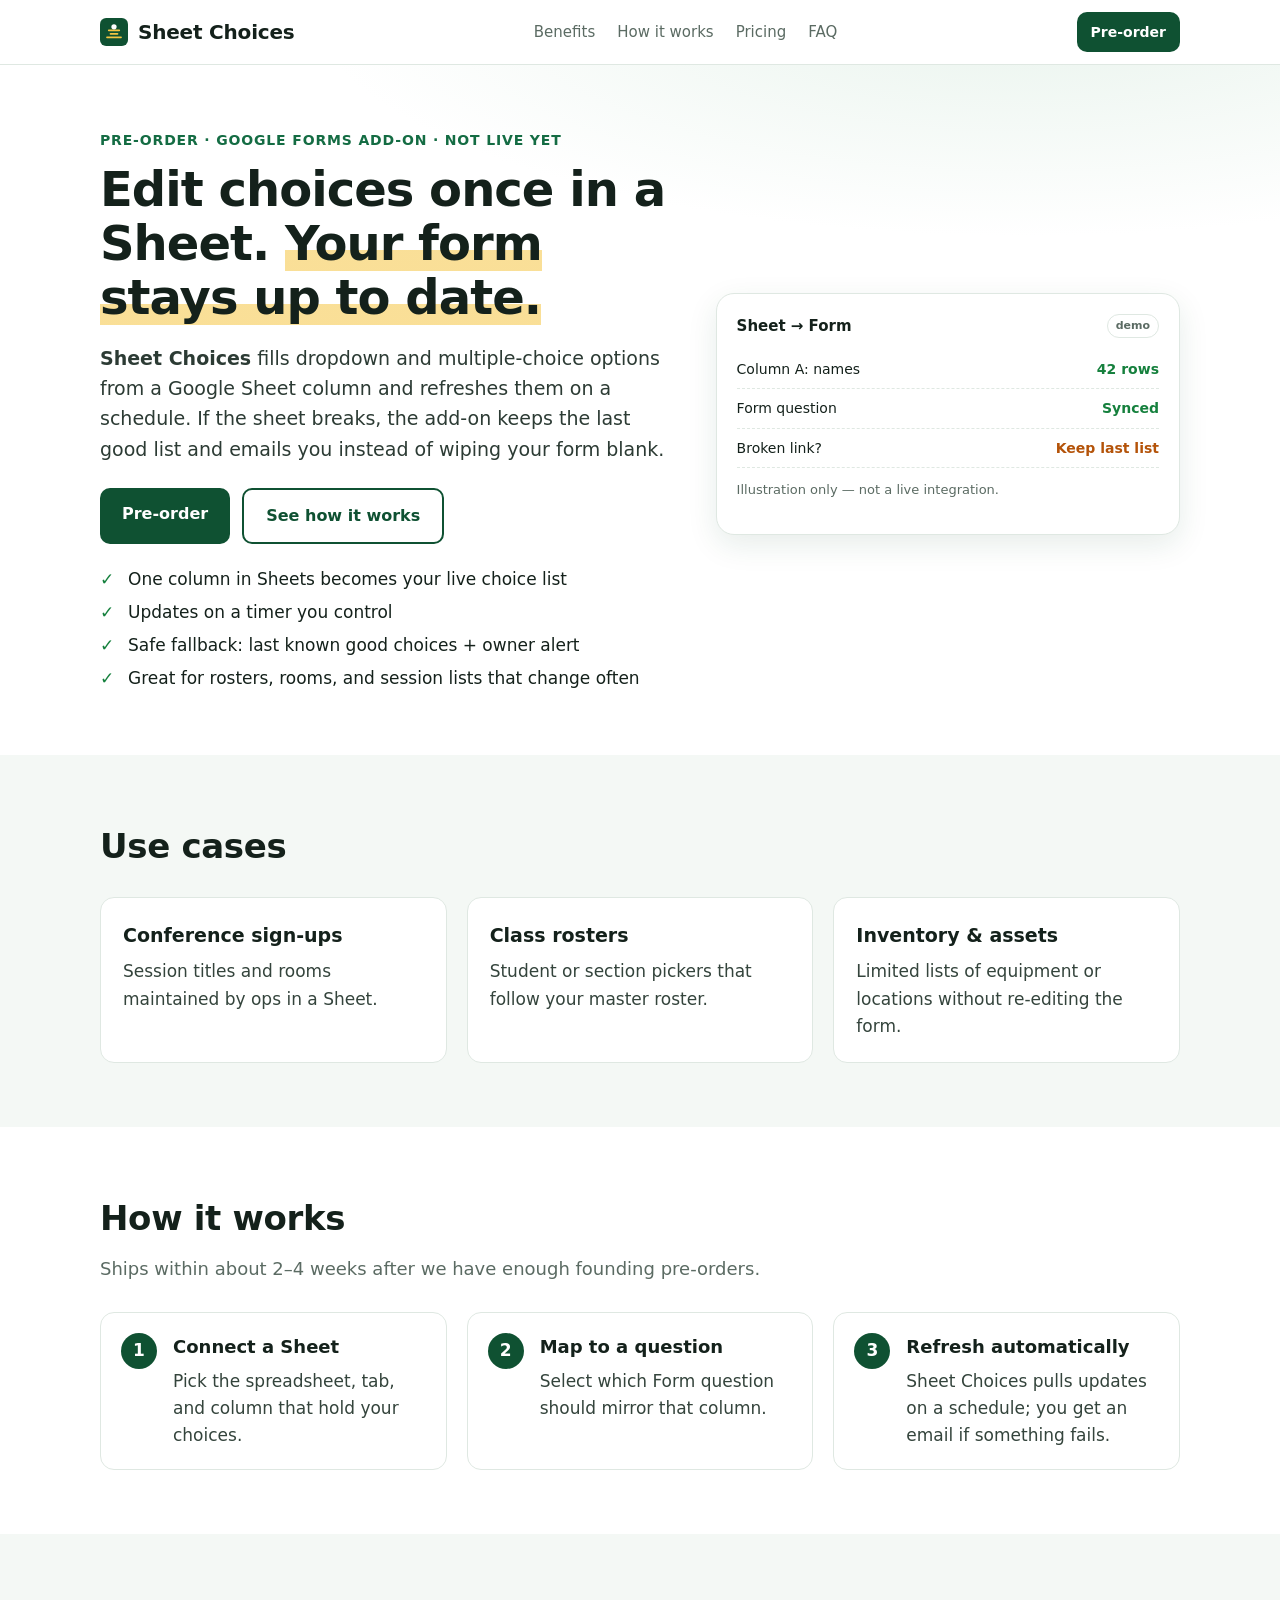
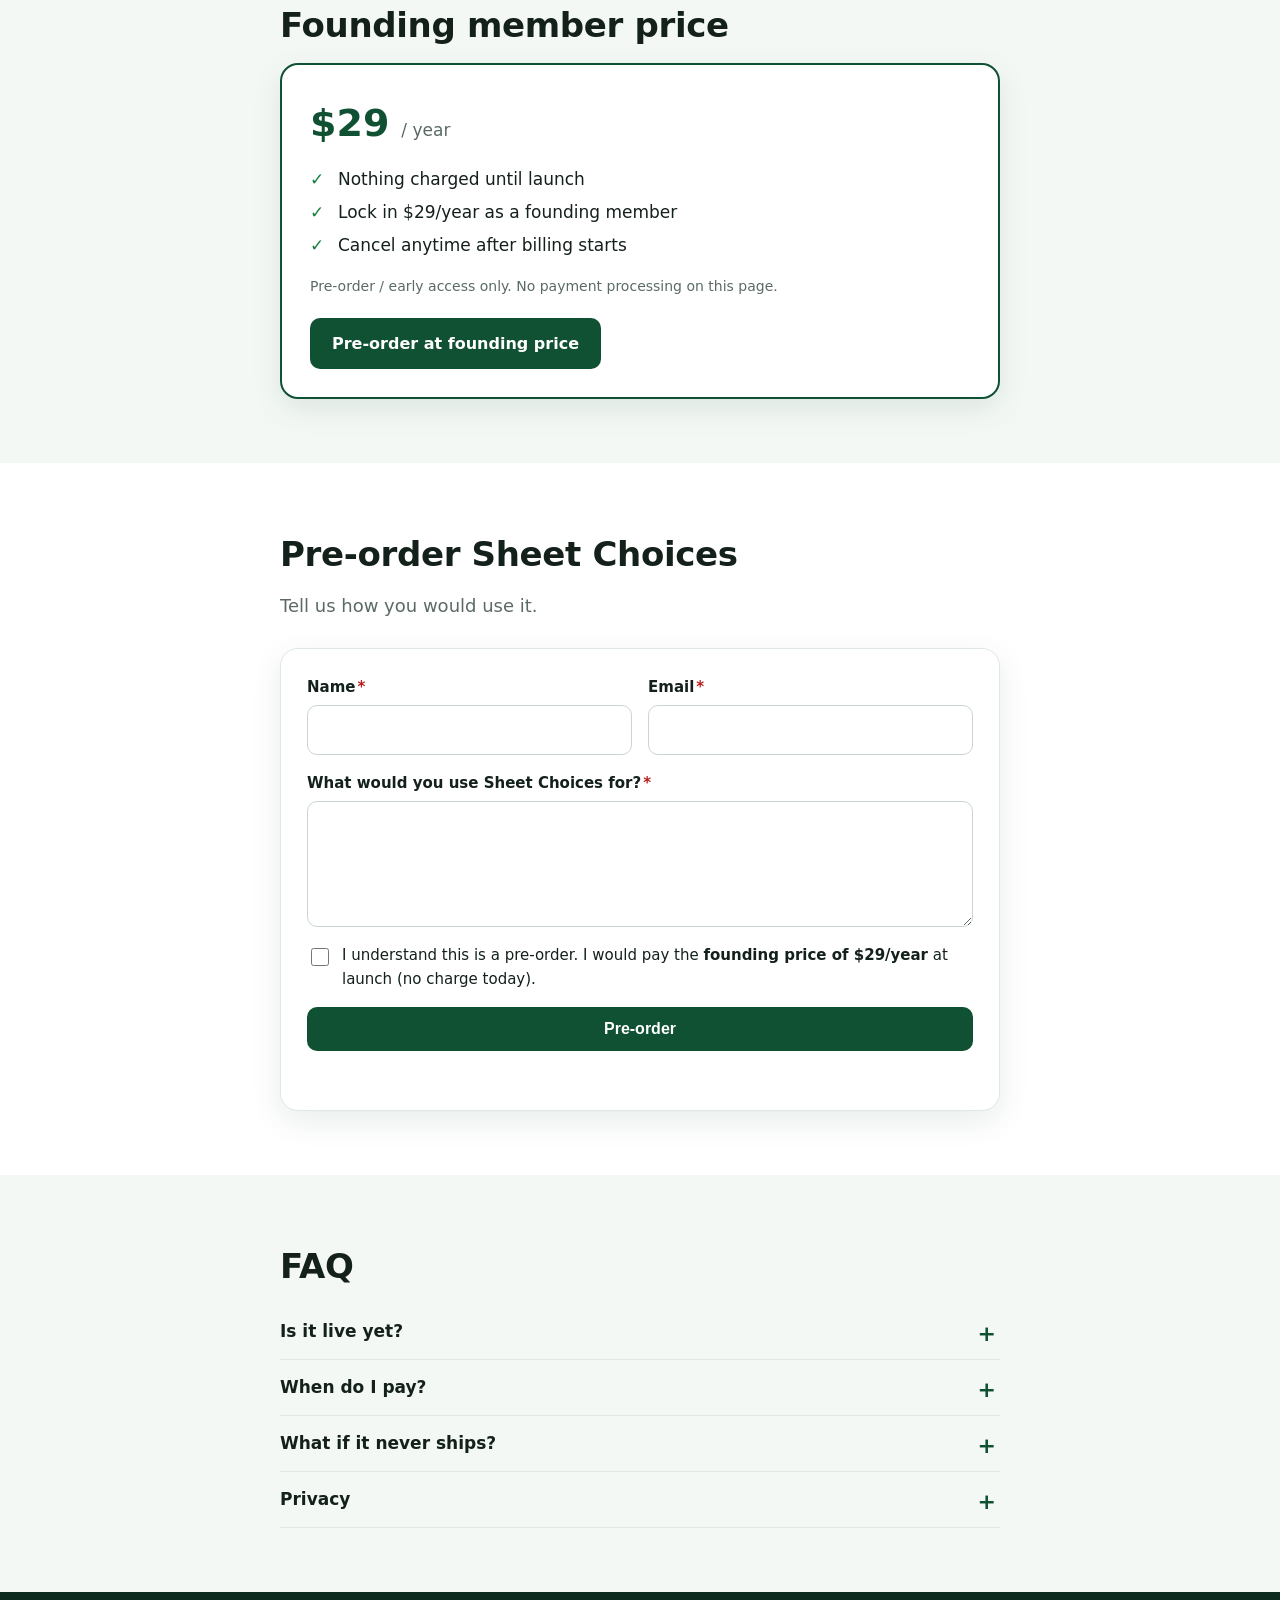
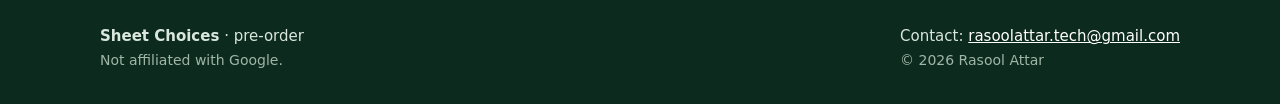
<file: sheet-choices/index.html>
<!doctype html>
<html lang="en">
<head>
  <meta charset="utf-8">
  <meta name="viewport" content="width=device-width, initial-scale=1">
  <title>Sheet Choices — sync Google Form options from a Sheet column (pre-order)</title>
  <meta name="description" content="Keep Google Forms multiple-choice and dropdown lists updated from a Google Sheet column. Pre-order early access.">
  <meta name="theme-color" content="#0f5132">
  <meta property="og:title" content="Sheet Choices for Google Forms">
  <meta property="og:description" content="Form choices from a Sheet column, kept in sync. Founding price $29/year. Pre-order — no charge today.">
  <meta property="og:type" content="website">
  <link rel="canonical" href="https://rasoolattar17.github.io/sheet-choices/">
  <meta property="og:url" content="https://rasoolattar17.github.io/sheet-choices/">
  <link rel="icon" href="../preorder-landings/shared/favicon.svg" type="image/svg+xml">
  <link rel="stylesheet" href="../preorder-landings/shared/styles.css">
</head>
<body>
  <a class="skip" href="#preorder">Skip to pre-order form</a>
  <header class="nav">
    <div class="wrap nav-inner">
      <a class="logo" href="#top"><img src="../preorder-landings/shared/favicon.svg" alt="" width="28" height="28"><span class="brand">Sheet Choices</span></a>
      <nav class="nav-links" aria-label="Sections"><a href="#benefits">Benefits</a><a href="#how">How it works</a><a href="#pricing">Pricing</a><a href="#faq">FAQ</a></nav>
      <a class="btn btn-sm" href="#preorder">Pre-order</a>
    </div>
  </header>
  <main id="top">
    <section class="hero">
      <div class="wrap hero-grid">
        <div>
          <p class="eyebrow">Pre-order · Google Forms add-on · Not live yet</p>
          <h1>Edit choices once in a Sheet. <span class="hl">Your form stays up to date.</span></h1>
          <p class="lead"><strong class="brand">Sheet Choices</strong> fills dropdown and multiple-choice options from a Google Sheet column and refreshes them on a schedule. If the sheet breaks, the add-on keeps the last good list and emails you instead of wiping your form blank.</p>
          <div class="cta-row"><a class="btn" href="#preorder">Pre-order</a><a class="btn btn-ghost" href="#how">See how it works</a></div>
          <ul class="ticks">
            <li>One column in Sheets becomes your live choice list</li>
            <li>Updates on a timer you control</li>
            <li>Safe fallback: last known good choices + owner alert</li>
            <li>Great for rosters, rooms, and session lists that change often</li>
          </ul>
        </div>
        <div class="hero-card" aria-hidden="true">
          <p class="demo-title">Sheet → Form <span class="pill">demo</span></p>
          <div class="demo-row"><span>Column A: names</span><span class="ok">42 rows</span></div>
          <div class="demo-row"><span>Form question</span><span class="ok">Synced</span></div>
          <div class="demo-row"><span>Broken link?</span><span class="warn">Keep last list</span></div>
          <p class="muted-demo">Illustration only — not a live integration.</p>
        </div>
      </div>
    </section>
    <section class="section alt" id="benefits">
      <div class="wrap">
        <h2>Use cases</h2>
        <div class="grid3">
          <article class="card"><h3>Conference sign-ups</h3><p>Session titles and rooms maintained by ops in a Sheet.</p></article>
          <article class="card"><h3>Class rosters</h3><p>Student or section pickers that follow your master roster.</p></article>
          <article class="card"><h3>Inventory &amp; assets</h3><p>Limited lists of equipment or locations without re-editing the form.</p></article>
        </div>
      </div>
    </section>
    <section class="section" id="how">
      <div class="wrap">
        <h2>How it works</h2>
        <p class="sub">Ships within about 2–4 weeks after we have enough founding pre-orders.</p>
        <ol class="steps">
          <li><span class="num">1</span><div><h3>Connect a Sheet</h3><p>Pick the spreadsheet, tab, and column that hold your choices.</p></div></li>
          <li><span class="num">2</span><div><h3>Map to a question</h3><p>Select which Form question should mirror that column.</p></div></li>
          <li><span class="num">3</span><div><h3>Refresh automatically</h3><p>Sheet Choices pulls updates on a schedule; you get an email if something fails.</p></div></li>
        </ol>
      </div>
    </section>
    <section class="section alt" id="pricing">
      <div class="wrap narrow">
        <h2>Founding member price</h2>
        <div class="price-card">
          <div class="price-tag"><span class="price">$29</span><span class="per">/ year</span></div>
          <ul class="ticks"><li>Nothing charged until launch</li><li>Lock in $29/year as a founding member</li><li>Cancel anytime after billing starts</li></ul>
          <p class="disclaimer">Pre-order / early access only. No payment processing on this page.</p>
          <a class="btn" href="#preorder">Pre-order at founding price</a>
        </div>
      </div>
    </section>
    <section class="section" id="preorder">
      <div class="wrap narrow">
        <h2>Pre-order Sheet Choices</h2>
        <p class="sub">Tell us how you would use it.</p>
        <form id="preorder-form" class="form" novalidate>
          <input type="hidden" name="subject" value="Pre-order: Sheet Choices">
          <input type="hidden" name="product" value="sheet-choices">
          <input type="hidden" name="utm_source" id="utm_source" value="">
          <div class="row2">
            <label>Name<span class="req">*</span><input type="text" name="name" autocomplete="name" required maxlength="100"></label>
            <label>Email<span class="req">*</span><input type="email" name="email" autocomplete="email" required maxlength="150"></label>
          </div>
          <label>What would you use Sheet Choices for?<span class="req">*</span>
            <textarea name="use_case" rows="4" required maxlength="2000"></textarea>
          </label>
          <div class="hp" aria-hidden="true"><label>Leave empty <input type="text" name="company_website" tabindex="-1" autocomplete="off"></label></div>
          <label class="consent"><input type="checkbox" name="founding_price" required>
            <span>I understand this is a pre-order. I would pay the <strong>founding price of $29/year</strong> at launch (no charge today).</span>
          </label>
          <button class="btn btn-block" type="submit" id="submit-btn">Pre-order</button>
          <p class="form-status" id="form-status" role="status" aria-live="polite"></p>
        </form>
        <div class="thanks" id="thanks" hidden tabindex="-1">
          <div class="thanks-icon" aria-hidden="true">✓</div>
          <h3>Pre-order received — thank you!</h3>
          <p>We will email you when Sheet Choices is ready.</p>
        </div>
      </div>
    </section>
    <section class="section alt" id="faq">
      <div class="wrap narrow">
        <h2>FAQ</h2>
        <details><summary>Is it live yet?</summary><p>No. You are signing up for a pre-order and early-access invite.</p></details>
        <details><summary>When do I pay?</summary><p>Only when the add-on launches and you activate it. Pre-ordering reserves the founding price.</p></details>
        <details><summary>What if it never ships?</summary><p>You will not be charged. We will email pre-orders if we stop development.</p></details>
        <details><summary>Privacy</summary><p>Your Sheet and Form data stay in Google. This landing page only sends your pre-order details to our inbox via Web3Forms.</p></details>
      </div>
    </section>
  </main>
  <footer class="footer">
    <div class="wrap footer-inner">
      <div><strong class="brand">Sheet Choices</strong> · pre-order<br><span class="muted">Not affiliated with Google.</span></div>
      <div>Contact: <a href="mailto:rasoolattar.tech@gmail.com">rasoolattar.tech@gmail.com</a><br><span class="muted">© <span id="year">2026</span> Rasool Attar</span></div>
    </div>
  </footer>
  <script>
    window.PREORDER_CONFIG = { brand: 'Sheet Choices', product: 'sheet-choices', subject: 'Pre-order: Sheet Choices', submitLabel: 'Pre-order' };
  </script>
  <script src="../preorder-landings/shared/preorder.js" defer></script>
</body>
</html>
</file>
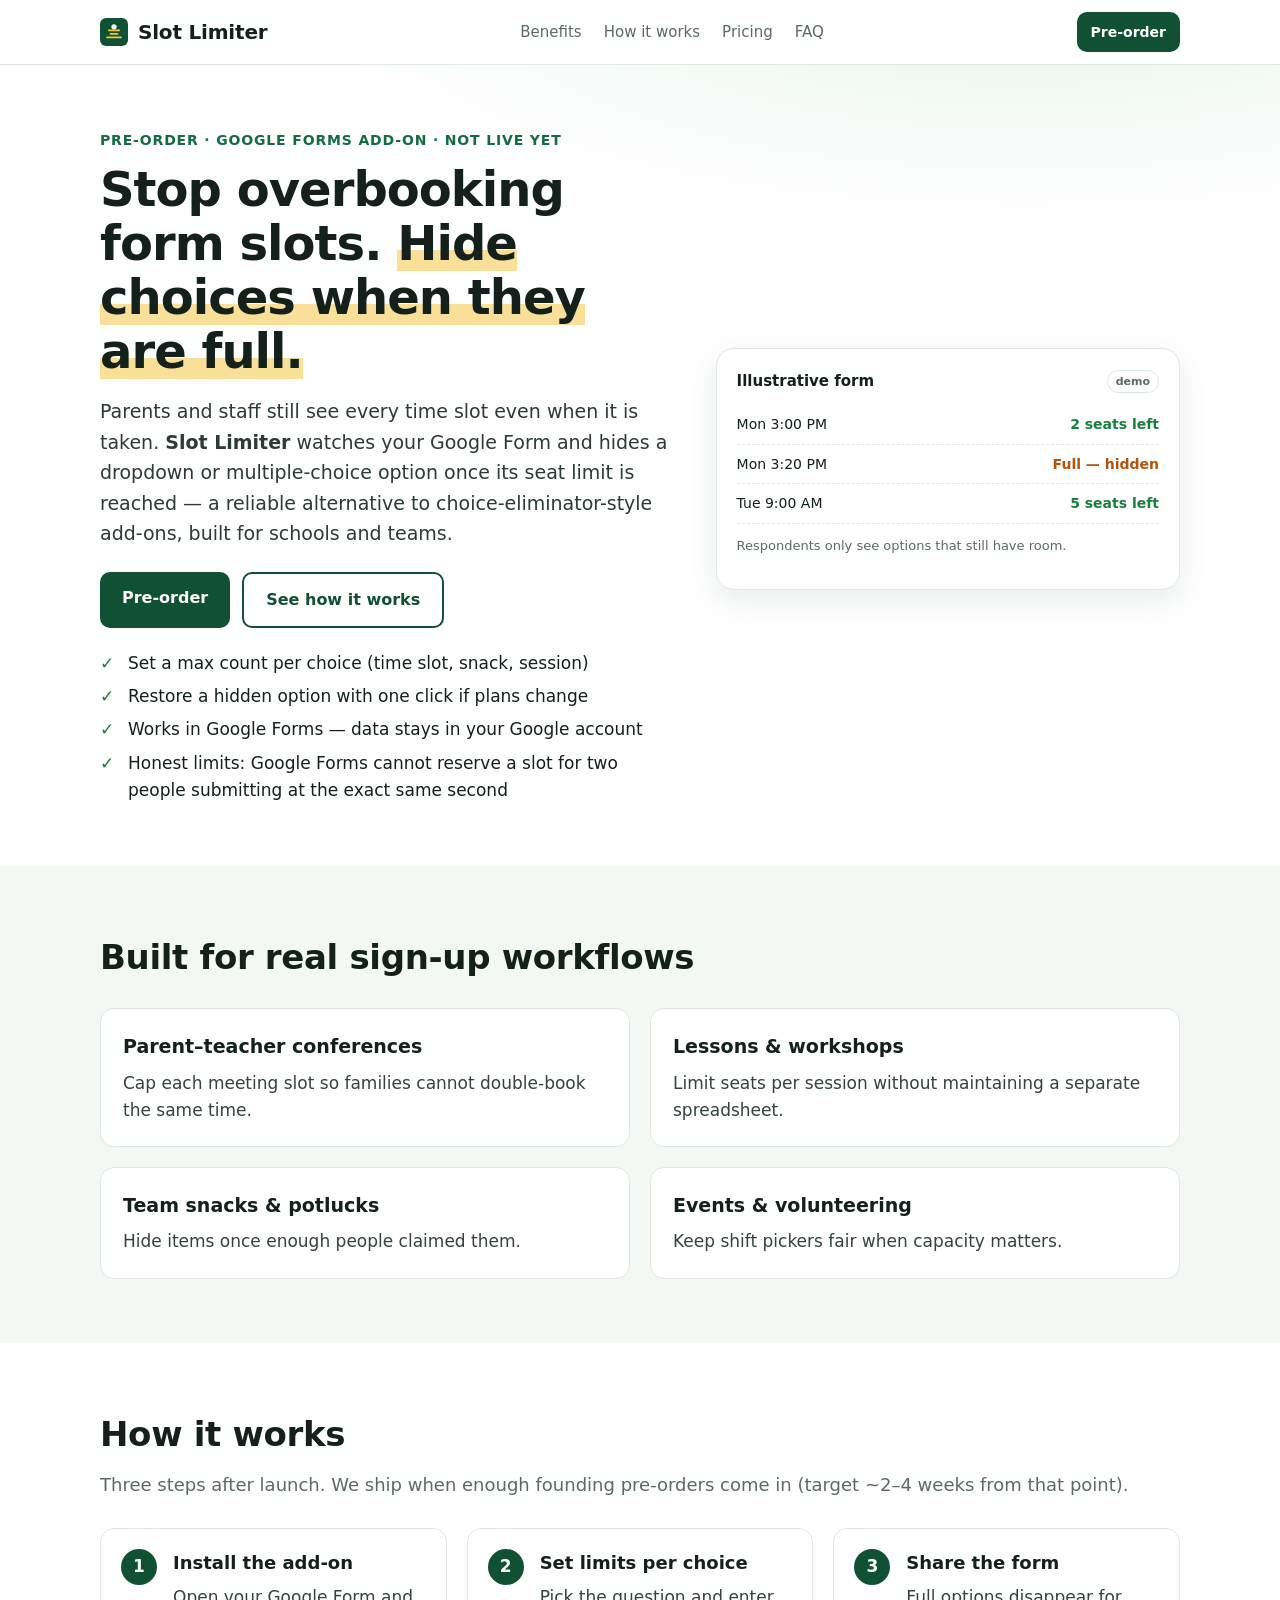
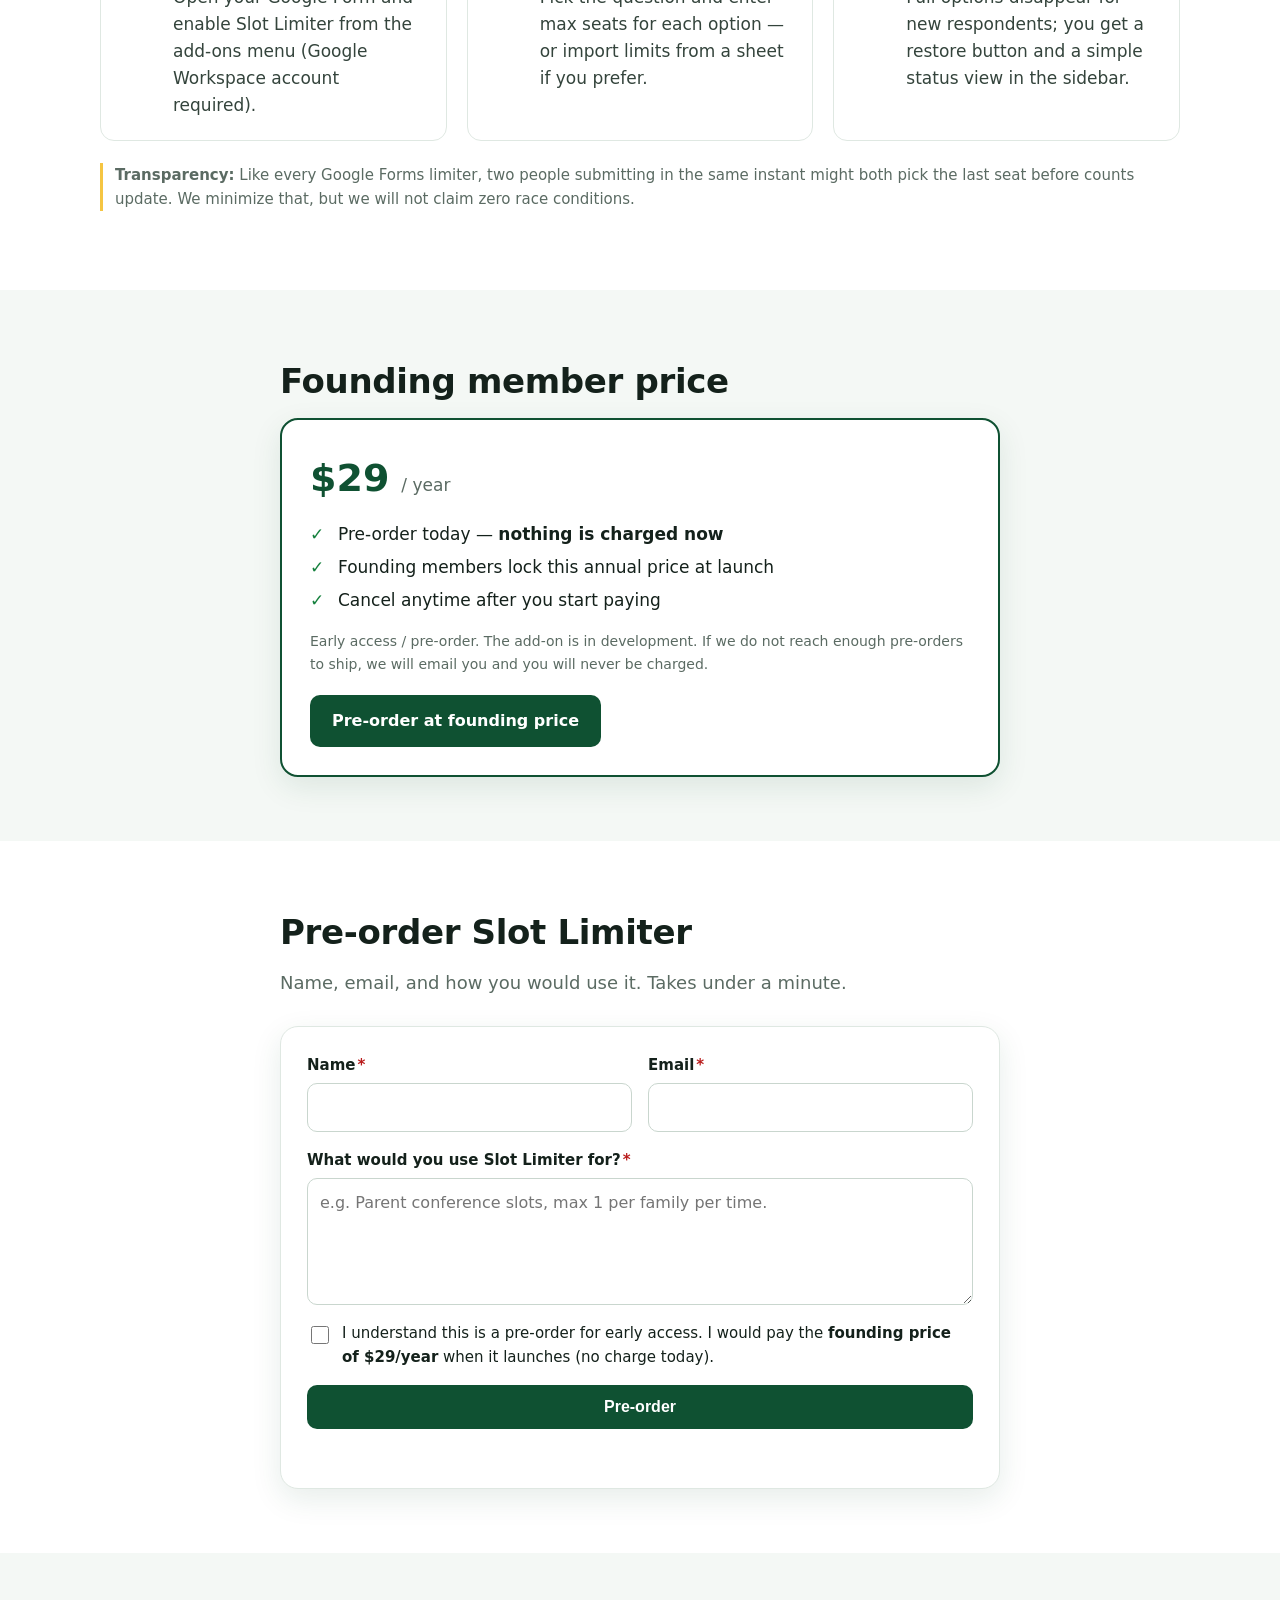
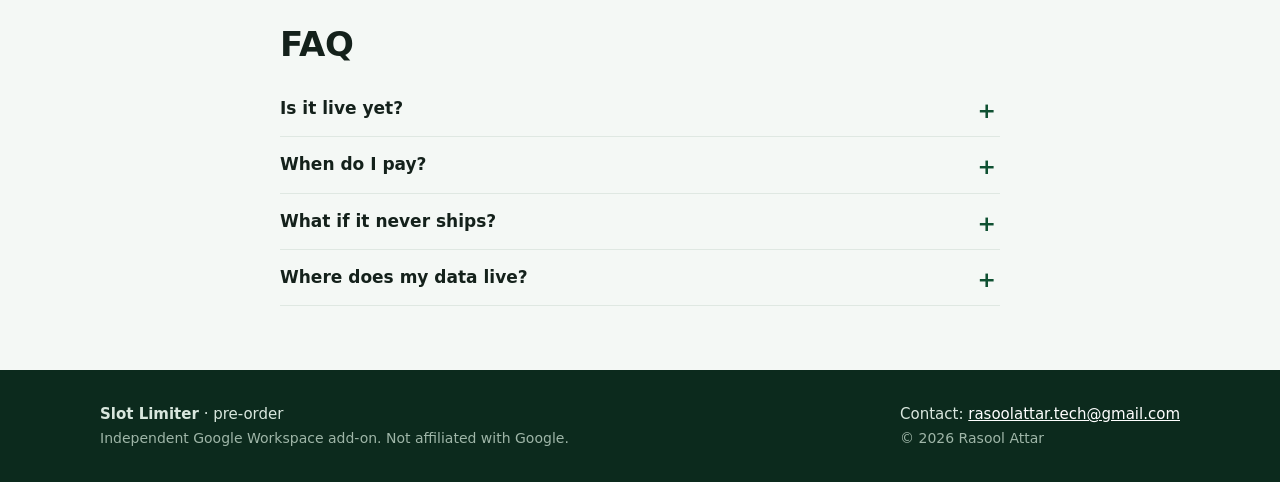
<file: slot-limiter/index.html>
<!doctype html>
<html lang="en">
<head>
  <meta charset="utf-8">
  <meta name="viewport" content="width=device-width, initial-scale=1">
  <title>Slot Limiter — cap Google Forms sign-up choices automatically (pre-order)</title>
  <meta name="description" content="Hide dropdown or multiple-choice options in Google Forms when their seat limit is reached. Pre-order early access for parent-teacher conferences, workshops, and events.">
  <meta name="theme-color" content="#0f5132">
  <meta property="og:title" content="Slot Limiter for Google Forms">
  <meta property="og:description" content="Automatically hide full time slots and choices. Founding price $29/year. Pre-order — nothing charged today.">
  <meta property="og:type" content="website">
  <link rel="canonical" href="https://rasoolattar17.github.io/slot-limiter/">
  <meta property="og:url" content="https://rasoolattar17.github.io/slot-limiter/">
  <link rel="icon" href="../preorder-landings/shared/favicon.svg" type="image/svg+xml">
  <link rel="stylesheet" href="../preorder-landings/shared/styles.css">
</head>
<body>
  <a class="skip" href="#preorder">Skip to pre-order form</a>

  <header class="nav">
    <div class="wrap nav-inner">
      <a class="logo" href="#top" aria-label="Home">
        <img src="../preorder-landings/shared/favicon.svg" alt="" width="28" height="28">
        <span class="brand">Slot Limiter</span>
      </a>
      <nav class="nav-links" aria-label="Sections">
        <a href="#benefits">Benefits</a>
        <a href="#how">How it works</a>
        <a href="#pricing">Pricing</a>
        <a href="#faq">FAQ</a>
      </nav>
      <a class="btn btn-sm" href="#preorder">Pre-order</a>
    </div>
  </header>

  <main id="top">
    <section class="hero">
      <div class="wrap hero-grid">
        <div>
          <p class="eyebrow">Pre-order · Google Forms add-on · Not live yet</p>
          <h1>Stop overbooking form slots. <span class="hl">Hide choices when they are full.</span></h1>
          <p class="lead">
            Parents and staff still see every time slot even when it is taken. <strong class="brand">Slot Limiter</strong> watches your Google Form and hides a dropdown or multiple-choice option once its seat limit is reached — a reliable alternative to choice-eliminator-style add-ons, built for schools and teams.
          </p>
          <div class="cta-row">
            <a class="btn" href="#preorder">Pre-order</a>
            <a class="btn btn-ghost" href="#how">See how it works</a>
          </div>
          <ul class="ticks">
            <li>Set a max count per choice (time slot, snack, session)</li>
            <li>Restore a hidden option with one click if plans change</li>
            <li>Works in Google Forms — data stays in your Google account</li>
            <li>Honest limits: Google Forms cannot reserve a slot for two people submitting at the exact same second</li>
          </ul>
        </div>
        <div class="hero-card" aria-hidden="true">
          <p class="demo-title">Illustrative form <span class="pill">demo</span></p>
          <div class="demo-row"><span>Mon 3:00 PM</span><span class="ok">2 seats left</span></div>
          <div class="demo-row"><span>Mon 3:20 PM</span><span class="warn">Full — hidden</span></div>
          <div class="demo-row"><span>Tue 9:00 AM</span><span class="ok">5 seats left</span></div>
          <p class="muted-demo">Respondents only see options that still have room.</p>
        </div>
      </div>
    </section>

    <section class="section alt" id="benefits">
      <div class="wrap">
        <h2>Built for real sign-up workflows</h2>
        <div class="grid2">
          <article class="card">
            <h3>Parent–teacher conferences</h3>
            <p>Cap each meeting slot so families cannot double-book the same time.</p>
          </article>
          <article class="card">
            <h3>Lessons &amp; workshops</h3>
            <p>Limit seats per session without maintaining a separate spreadsheet.</p>
          </article>
          <article class="card">
            <h3>Team snacks &amp; potlucks</h3>
            <p>Hide items once enough people claimed them.</p>
          </article>
          <article class="card">
            <h3>Events &amp; volunteering</h3>
            <p>Keep shift pickers fair when capacity matters.</p>
          </article>
        </div>
      </div>
    </section>

    <section class="section" id="how">
      <div class="wrap">
        <h2>How it works</h2>
        <p class="sub">Three steps after launch. We ship when enough founding pre-orders come in (target ~2–4 weeks from that point).</p>
        <ol class="steps">
          <li>
            <span class="num">1</span>
            <div>
              <h3>Install the add-on</h3>
              <p>Open your Google Form and enable Slot Limiter from the add-ons menu (Google Workspace account required).</p>
            </div>
          </li>
          <li>
            <span class="num">2</span>
            <div>
              <h3>Set limits per choice</h3>
              <p>Pick the question and enter max seats for each option — or import limits from a sheet if you prefer.</p>
            </div>
          </li>
          <li>
            <span class="num">3</span>
            <div>
              <h3>Share the form</h3>
              <p>Full options disappear for new respondents; you get a restore button and a simple status view in the sidebar.</p>
            </div>
          </li>
        </ol>
        <p class="note"><strong>Transparency:</strong> Like every Google Forms limiter, two people submitting in the same instant might both pick the last seat before counts update. We minimize that, but we will not claim zero race conditions.</p>
      </div>
    </section>

    <section class="section alt" id="pricing">
      <div class="wrap narrow">
        <h2>Founding member price</h2>
        <div class="price-card">
          <div class="price-tag"><span class="price">$29</span><span class="per">/ year</span></div>
          <ul class="ticks">
            <li>Pre-order today — <strong>nothing is charged now</strong></li>
            <li>Founding members lock this annual price at launch</li>
            <li>Cancel anytime after you start paying</li>
          </ul>
          <p class="disclaimer">Early access / pre-order. The add-on is in development. If we do not reach enough pre-orders to ship, we will email you and you will never be charged.</p>
          <a class="btn" href="#preorder">Pre-order at founding price</a>
        </div>
      </div>
    </section>

    <section class="section" id="preorder">
      <div class="wrap narrow">
        <h2>Pre-order Slot Limiter</h2>
        <p class="sub">Name, email, and how you would use it. Takes under a minute.</p>

        <form id="preorder-form" class="form" novalidate>
          <input type="hidden" name="subject" value="Pre-order: Slot Limiter">
          <input type="hidden" name="product" value="slot-limiter">
          <input type="hidden" name="utm_source" id="utm_source" value="">

          <div class="row2">
            <label>Name<span class="req">*</span>
              <input type="text" name="name" autocomplete="name" required maxlength="100">
            </label>
            <label>Email<span class="req">*</span>
              <input type="email" name="email" autocomplete="email" required maxlength="150">
            </label>
          </div>
          <label>What would you use Slot Limiter for?<span class="req">*</span>
            <textarea name="use_case" rows="4" required maxlength="2000" placeholder="e.g. Parent conference slots, max 1 per family per time."></textarea>
          </label>

          <div class="hp" aria-hidden="true">
            <label>Leave empty <input type="text" name="company_website" tabindex="-1" autocomplete="off"></label>
          </div>

          <label class="consent">
            <input type="checkbox" name="founding_price" required>
            <span>I understand this is a pre-order for early access. I would pay the <strong>founding price of $29/year</strong> when it launches (no charge today).</span>
          </label>

          <button class="btn btn-block" type="submit" id="submit-btn">Pre-order</button>
          <p class="form-status" id="form-status" role="status" aria-live="polite"></p>
        </form>

        <div class="thanks" id="thanks" hidden tabindex="-1">
          <div class="thanks-icon" aria-hidden="true">✓</div>
          <h3>Pre-order received — thank you!</h3>
          <p>We will email you at launch. Questions? <a href="mailto:rasoolattar.tech@gmail.com">rasoolattar.tech@gmail.com</a></p>
        </div>
      </div>
    </section>

    <section class="section alt" id="faq">
      <div class="wrap narrow">
        <h2>FAQ</h2>
        <details>
          <summary>Is it live yet?</summary>
          <p>No. This page is a pre-order for early access. We are building Slot Limiter now and will email pre-orders when a beta is ready.</p>
        </details>
        <details>
          <summary>When do I pay?</summary>
          <p>Not until the add-on launches and you choose to activate. Pre-ordering only reserves the founding $29/year price and helps us prioritize shipping.</p>
        </details>
        <details>
          <summary>What if it never ships?</summary>
          <p>If we cancel the product, you will not be charged. We will email everyone who pre-ordered.</p>
        </details>
        <details>
          <summary>Where does my data live?</summary>
          <p>The add-on is designed to work inside Google Forms with counts and settings in your Google account. Form submissions on this marketing page go through Web3Forms to our inbox only.</p>
        </details>
      </div>
    </section>
  </main>

  <footer class="footer">
    <div class="wrap footer-inner">
      <div>
        <strong class="brand">Slot Limiter</strong> · pre-order<br>
        <span class="muted">Independent Google Workspace add-on. Not affiliated with Google.</span>
      </div>
      <div>
        Contact: <a href="mailto:rasoolattar.tech@gmail.com">rasoolattar.tech@gmail.com</a><br>
        <span class="muted">© <span id="year">2026</span> Rasool Attar</span>
      </div>
    </div>
  </footer>

  <script>
    window.PREORDER_CONFIG = {
      brand: 'Slot Limiter',
      product: 'slot-limiter',
      subject: 'Pre-order: Slot Limiter',
      submitLabel: 'Pre-order'
    };
  </script>
  <script src="../preorder-landings/shared/preorder.js" defer></script>
</body>
</html>
</file>
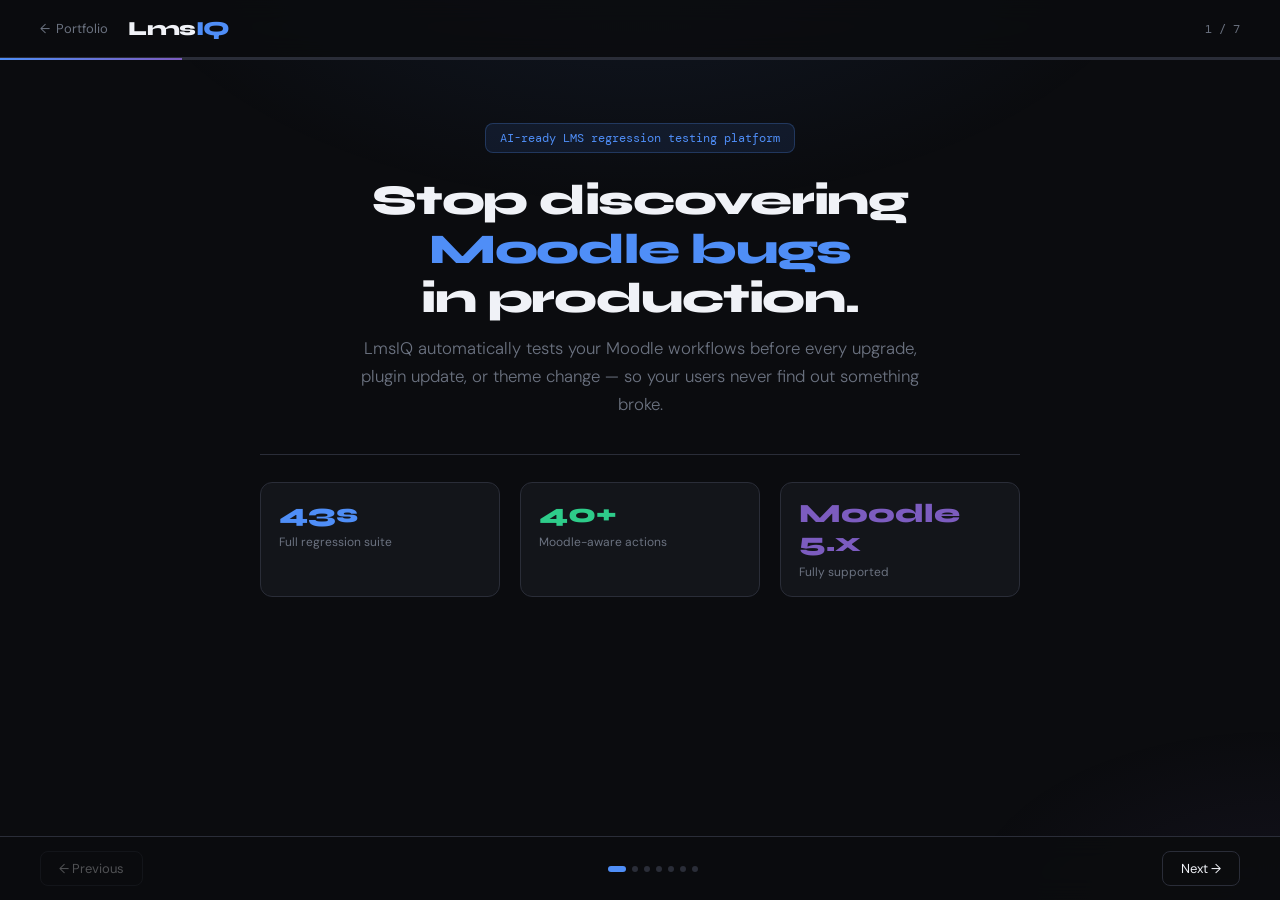
<file: lmsiq-demo.html>
<!DOCTYPE html>
<html lang="en">
<head>
<meta charset="UTF-8">
<meta name="viewport" content="width=device-width, initial-scale=1.0">
<title>LmsIQ — Client Demo</title>
<link href="https://fonts.googleapis.com/css2?family=DM+Mono:wght@400;500&family=Syne:wght@400;500;600;700;800&family=DM+Sans:wght@300;400;500&display=swap" rel="stylesheet">
<style>
*,*::before,*::after{box-sizing:border-box;margin:0;padding:0}
:root{
  --bg:#0b0c0f;
  --surface:#13151a;
  --surface2:#1c1f27;
  --border:#2a2d38;
  --accent:#4f8ef7;
  --accent2:#7c5cbf;
  --green:#2ecc8a;
  --red:#e8514a;
  --amber:#f0a500;
  --text:#f0f2f7;
  --muted:#6b7280;
  --mono:'DM Mono',monospace;
  --display:'Syne',sans-serif;
  --body:'DM Sans',sans-serif;
}
html{scroll-behavior:smooth}
html,body{min-height:100%;background:var(--bg);color:var(--text);font-family:var(--body);overflow-x:hidden}
body{display:flex;flex-direction:column;min-height:100dvh;position:relative}
body::before{content:'';position:fixed;inset:0;pointer-events:none;z-index:0;background:radial-gradient(ellipse 70% 55% at 50% -10%,rgba(79,142,247,.1),transparent 60%),radial-gradient(ellipse 45% 35% at 100% 100%,rgba(124,92,191,.07),transparent 55%)}

/* Header */
.header{display:flex;align-items:center;justify-content:space-between;padding:16px clamp(20px,4vw,40px);border-bottom:1px solid var(--border);flex-shrink:0;background:rgba(11,12,15,.85);backdrop-filter:blur(12px);position:sticky;top:0;z-index:10}
.header-left{display:flex;align-items:center;gap:20px}
.back-link{font-size:13px;color:var(--muted);text-decoration:none;transition:color .2s;display:inline-flex;align-items:center;gap:6px}
.back-link:hover{color:var(--accent)}
.logo{font-family:var(--display);font-size:20px;font-weight:800;letter-spacing:-0.5px}
.logo span{color:var(--accent)}
.slide-counter{font-family:var(--mono);font-size:12px;color:var(--muted);white-space:nowrap}

/* Progress */
.progress{height:2px;background:var(--border);flex-shrink:0;position:relative;z-index:10}
.progress-fill{height:100%;background:linear-gradient(90deg,var(--accent),var(--accent2));transition:width .4s ease}

/* Main */
.main{flex:1;overflow-y:auto;overflow-x:hidden;display:flex;justify-content:center;align-items:flex-start;padding:clamp(28px,5vh,56px) clamp(20px,4vw,40px) 32px;position:relative;z-index:1;-webkit-overflow-scrolling:touch}

/* Slides */
.slides{width:100%;max-width:760px}
.slide{display:none;animation:fadeIn .35s ease}
.slide.active{display:block}
.slide-hero{text-align:center;padding-top:clamp(8px,2vh,24px)}
.slide-hero .subtitle{margin-left:auto;margin-right:auto}
.slide-hero .hero-stats{text-align:left}
@keyframes fadeIn{from{opacity:0;transform:translateY(12px)}to{opacity:1;transform:translateY(0)}}

/* Typography */
h1{font-family:var(--display);font-size:clamp(1.85rem,4vw,2.65rem);font-weight:800;line-height:1.15;letter-spacing:-0.03em;margin-bottom:12px;max-width:14ch}
.slide-hero h1{margin-left:auto;margin-right:auto;max-width:22ch}
h2{font-family:var(--display);font-size:clamp(1.35rem,3vw,1.75rem);font-weight:700;letter-spacing:-0.03em;margin-bottom:8px;line-height:1.2}
.subtitle{font-size:clamp(.95rem,2vw,1.05rem);color:var(--muted);margin-bottom:clamp(20px,3vh,28px);font-weight:300;line-height:1.65;max-width:52ch}
.accent{color:var(--accent)}
.accent2{color:var(--accent2)}

/* Cards */
.card{background:var(--surface);border:1px solid var(--border);border-radius:14px;padding:20px 24px;margin-bottom:12px}
.card-grid{display:grid;grid-template-columns:1fr 1fr;gap:12px}

/* Pain items */
.pain-item{display:flex;gap:14px;align-items:flex-start;padding:14px 0;border-bottom:1px solid var(--border)}
.pain-item:last-child{border-bottom:none}
.pain-dot{width:8px;height:8px;border-radius:50%;background:var(--red);flex-shrink:0;margin-top:6px}
.fix-dot{width:8px;height:8px;border-radius:50%;background:var(--green);flex-shrink:0;margin-top:6px}
.pain-title{font-size:14px;font-weight:500;margin-bottom:3px}
.pain-desc{font-size:13px;color:var(--muted);line-height:1.5}

/* YAML */
.yaml{background:#0d1117;border:1px solid var(--border);border-left:3px solid var(--accent);border-radius:10px;padding:16px 20px;font-family:var(--mono);font-size:12px;line-height:1.75;margin:16px 0;overflow-x:auto;word-break:break-word}
.y-comment{color:var(--muted)}
.y-key{color:#79b8ff}
.y-val{color:#85e89d}
.y-action{color:#f97583}
.y-cmd{color:var(--amber)}

/* Step rows */
.step-row{display:flex;align-items:center;gap:14px;padding:10px 0;border-bottom:1px solid var(--border)}
.step-row:last-child{border-bottom:none}
.step-icon{width:26px;height:26px;border-radius:50%;display:flex;align-items:center;justify-content:center;font-size:12px;flex-shrink:0;font-weight:600}
.si-pass{background:rgba(46,204,138,.15);color:var(--green);border:1px solid rgba(46,204,138,.3)}
.si-fail{background:rgba(232,81,74,.15);color:var(--red);border:1px solid rgba(232,81,74,.3)}
.si-wait{background:var(--surface2);color:var(--muted);border:1px solid var(--border)}
.si-run{background:rgba(79,142,247,.15);color:var(--accent);border:1px solid rgba(79,142,247,.3)}
.step-label{font-size:14px;flex:1}
.step-time{font-family:var(--mono);font-size:12px;color:var(--muted)}

/* Metrics */
.metric-row{display:grid;grid-template-columns:repeat(3,1fr);gap:12px;margin:20px 0}
.metric{background:var(--surface2);border-radius:10px;padding:16px 20px}
.metric-val{font-family:var(--display);font-size:32px;font-weight:800;line-height:1}
.metric-label{font-size:12px;color:var(--muted);margin-top:4px}

/* Badges */
.badge{display:inline-block;font-size:11px;font-family:var(--mono);padding:3px 8px;border-radius:6px;margin-left:8px;font-weight:500}
.b-fail{background:rgba(232,81,74,.15);color:var(--red);border:1px solid rgba(232,81,74,.3)}
.b-pass{background:rgba(46,204,138,.15);color:var(--green);border:1px solid rgba(46,204,138,.3)}
.b-info{background:rgba(79,142,247,.15);color:var(--accent);border:1px solid rgba(79,142,247,.3)}

/* Error block */
.error-block{background:#120a0a;border:1px solid rgba(232,81,74,.3);border-radius:10px;padding:16px 20px;font-family:var(--mono);font-size:12px;color:var(--red);line-height:1.8;margin-top:12px}

/* Artifacts */
.artifact-row{display:flex;gap:8px;margin-top:12px;flex-wrap:wrap}
.artifact{background:rgba(79,142,247,.08);border:1px solid rgba(79,142,247,.2);border-radius:8px;padding:6px 12px;font-size:12px;font-family:var(--mono);color:var(--accent)}

/* Two col layout */
.two-col{display:grid;grid-template-columns:1fr 1fr;gap:20px;align-items:start}

/* Timeline slide */
.timeline{position:relative;padding-left:24px}
.timeline::before{content:'';position:absolute;left:8px;top:4px;bottom:4px;width:1px;background:var(--border)}
.tl-item{position:relative;margin-bottom:24px}
.tl-dot{position:absolute;left:-24px;top:4px;width:10px;height:10px;border-radius:50%;border:2px solid var(--accent);background:var(--bg)}
.tl-label{font-size:12px;font-family:var(--mono);color:var(--accent);margin-bottom:4px}
.tl-title{font-size:14px;font-weight:500;margin-bottom:3px}
.tl-desc{font-size:13px;color:var(--muted);line-height:1.5}

/* Hero accent */
.hero-tag{display:inline-block;background:rgba(79,142,247,.1);border:1px solid rgba(79,142,247,.25);border-radius:8px;padding:6px 14px;font-size:12px;font-family:var(--mono);color:var(--accent);margin-bottom:clamp(16px,3vh,24px)}
.hero-stats{display:grid;grid-template-columns:repeat(3,1fr);gap:clamp(12px,2vw,20px);margin-top:clamp(24px,4vh,36px);padding-top:clamp(20px,3vh,28px);border-top:1px solid var(--border)}
.hero-stat{background:var(--surface);border:1px solid var(--border);border-radius:12px;padding:16px 18px;transition:border-color .2s,transform .2s}
.hero-stat:hover{border-color:rgba(79,142,247,.35);transform:translateY(-2px)}
.hero-stat-val{font-family:var(--display);font-size:clamp(1.35rem,3vw,1.65rem);font-weight:800;line-height:1.1}
.hero-stat-label{font-size:12px;color:var(--muted);margin-top:6px;line-height:1.4}

/* Nav */
.nav{display:flex;align-items:center;justify-content:space-between;padding:14px clamp(20px,4vw,40px);border-top:1px solid var(--border);flex-shrink:0;background:rgba(11,12,15,.92);backdrop-filter:blur(12px);position:sticky;bottom:0;z-index:10;gap:12px}
.nav-btn{background:transparent;border:1px solid var(--border);color:var(--text);font-family:var(--body);font-size:13px;padding:8px 18px;border-radius:8px;cursor:pointer;transition:all .2s;white-space:nowrap}
.nav-btn:hover:not(:disabled){background:var(--surface2);border-color:var(--accent)}
.nav-btn:disabled{opacity:.3;cursor:not-allowed}
.nav-dots{display:flex;gap:6px;flex-wrap:wrap;justify-content:center}
.nav-dot{width:6px;height:6px;border-radius:50%;background:var(--border);border:none;cursor:pointer;padding:0;transition:all .2s;flex-shrink:0}
.nav-dot.on{background:var(--accent);width:18px;border-radius:3px}
.nav-center{display:flex;flex-direction:column;align-items:center;gap:4px;flex:1;max-width:280px}
.nav-hint{font-size:11px;color:var(--muted);font-family:var(--mono);text-align:center;margin-top:6px;display:none}
.run-btn{background:var(--accent);border:none;color:#fff;font-family:var(--body);font-size:13px;font-weight:500;padding:10px 24px;border-radius:8px;cursor:pointer;transition:all .2s;margin-top:16px}
.run-btn:hover:not(:disabled){background:#3a7aef;transform:translateY(-1px)}
.run-btn:disabled{opacity:.5;cursor:not-allowed}
.result-msg{margin-top:14px;font-size:14px;color:var(--green);font-weight:500;display:none}

/* Slide 7 — CTA */
.cta-grid{display:grid;grid-template-columns:1fr 1fr 1fr;gap:12px;margin:24px 0}
.cta-card{background:var(--surface);border:1px solid var(--border);border-radius:14px;padding:20px;text-align:center}
.cta-icon{font-size:28px;margin-bottom:10px}
.cta-title{font-size:14px;font-weight:600;margin-bottom:4px}
.cta-desc{font-size:12px;color:var(--muted);line-height:1.5}
.contact-bar{background:var(--surface2);border:1px solid var(--border);border-radius:10px;padding:16px 24px;display:flex;align-items:center;justify-content:space-between;gap:16px;margin-top:8px;flex-wrap:wrap}
.contact-label{font-size:12px;color:var(--muted)}
.contact-val{font-size:14px;font-weight:500;color:var(--accent)}

/* Responsive */
@media(max-width:768px){
  .two-col,.card-grid,.cta-grid{grid-template-columns:1fr}
  .hero-stats{grid-template-columns:1fr}
  .metric-row{grid-template-columns:1fr}
  .contact-bar{flex-direction:column;text-align:center}
  .contact-bar>div:last-child{text-align:center!important}
  .header-left{gap:12px}
  .back-link span{display:none}
  .nav-btn{padding:8px 14px;font-size:12px}
  .nav-hint{display:block}
  h1{max-width:none}
  .step-label{font-size:13px}
  .step-time{display:none}
}
@media(min-width:769px) and (max-width:960px){
  .hero-stats{grid-template-columns:repeat(3,1fr)}
}
@media(min-height:700px){
  .slide-hero{display:flex;flex-direction:column;justify-content:center;min-height:min(420px,calc(100dvh - 220px))}
}
</style>
</head>
<body>

<div class="header">
  <div class="header-left">
    <a href="index.html" class="back-link">← <span>Portfolio</span></a>
    <div class="logo">Lms<span>IQ</span></div>
  </div>
  <div class="slide-counter" id="counter">1 / 7</div>
</div>

<div class="progress"><div class="progress-fill" id="prog" style="width:14.2%"></div></div>

<div class="main">
<div class="slides">

<!-- Slide 1: Hero -->
<div class="slide slide-hero active" id="s0">
  <div class="hero-tag">AI-ready LMS regression testing platform</div>
  <h1>Stop discovering<br><span class="accent">Moodle bugs</span><br>in production.</h1>
  <p class="subtitle">LmsIQ automatically tests your Moodle workflows before every upgrade, plugin update, or theme change — so your users never find out something broke.</p>
  <div class="hero-stats">
    <div class="hero-stat"><div class="hero-stat-val accent">43s</div><div class="hero-stat-label">Full regression suite</div></div>
    <div class="hero-stat"><div class="hero-stat-val" style="color:var(--green)">40+</div><div class="hero-stat-label">Moodle-aware actions</div></div>
    <div class="hero-stat"><div class="hero-stat-val" style="color:var(--accent2)">Moodle 5.x</div><div class="hero-stat-label">Fully supported</div></div>
  </div>
</div>

<!-- Slide 2: Problem -->
<div class="slide" id="s1">
  <h2>The problem every Moodle team faces</h2>
  <p class="subtitle">What happens before every upgrade today</p>
  <div class="card">
    <div class="pain-item">
      <div class="pain-dot"></div>
      <div><div class="pain-title">Spreadsheet-based manual testing</div><div class="pain-desc">QA team clicks through 50+ test cases manually. Takes 4–8 hours every upgrade. Still things get missed.</div></div>
    </div>
    <div class="pain-item">
      <div class="pain-dot"></div>
      <div><div class="pain-title">Regressions found in production</div><div class="pain-desc">SCORM stops working. Students can't submit assignments. Client calls at 9pm. Reputation damaged.</div></div>
    </div>
    <div class="pain-item">
      <div class="pain-dot"></div>
      <div><div class="pain-title">Behat and Selenium are too fragile</div><div class="pain-desc">Breaks on every Moodle version. Requires developers to maintain. Too slow. Nobody actually uses it.</div></div>
    </div>
    <div class="pain-item">
      <div class="pain-dot"></div>
      <div><div class="pain-title">Custom Moodle makes everything worse</div><div class="pain-desc">Your plugins, themes, and custom workflows break in unpredictable ways. No generic tool understands your setup.</div></div>
    </div>
  </div>
</div>

<!-- Slide 3: Solution -->
<div class="slide" id="s2">
  <h2>How LmsIQ works</h2>
  <p class="subtitle">Write YAML, not code. LmsIQ handles the rest.</p>
  <div class="two-col">
    <div>
      <div class="card">
        <div class="pain-item"><div class="fix-dot"></div><div><div class="pain-title">YAML test scenarios</div><div class="pain-desc">QA testers write simple YAML files. No Playwright, no TypeScript, no code.</div></div></div>
        <div class="pain-item"><div class="fix-dot"></div><div><div class="pain-title">Moodle-aware actions</div><div class="pain-desc">loginAs, openCourse, completeScorm, verifyActivityCompleted — built for Moodle.</div></div></div>
        <div class="pain-item"><div class="fix-dot"></div><div><div class="pain-title">Semantic recorder</div><div class="pain-desc">Record your workflow once. LmsIQ generates the YAML automatically.</div></div></div>
        <div class="pain-item"><div class="fix-dot"></div><div><div class="pain-title">Full failure evidence</div><div class="pain-desc">Screenshot, video, and trace on every failure. Know exactly what broke and why.</div></div></div>
      </div>
    </div>
    <div>
      <div class="yaml">
<span class="y-comment"># Student completes SCORM module</span>
<span class="y-key">id</span>: <span class="y-val">student-scorm</span>

<span class="y-key">steps</span>:
  - <span class="y-key">action</span>: <span class="y-action">loginAs</span>
    <span class="y-key">role</span>: <span class="y-val">student</span>

  - <span class="y-key">action</span>: <span class="y-action">openCourse</span>
    <span class="y-key">course</span>: <span class="y-val">"${COURSE}"</span>

  - <span class="y-key">action</span>: <span class="y-action">completeScorm</span>
    <span class="y-key">activity</span>: <span class="y-val">"${SCORM}"</span>

  - <span class="y-key">action</span>: <span class="y-action">verifyActivityCompleted</span>
    <span class="y-key">activity</span>: <span class="y-val">"${SCORM}"</span>

  - <span class="y-key">action</span>: <span class="y-action">logout</span>
      </div>
    </div>
  </div>
</div>

<!-- Slide 4: Setup -->
<div class="slide" id="s3">
  <h2>Setup in under an hour</h2>
  <p class="subtitle">Three commands. Your Moodle. Your credentials. Done.</p>
  <div class="two-col">
    <div class="yaml" style="margin:0">
<span class="y-comment"># 1. Install</span>
<span class="y-cmd">npm install -g lmsiq</span>

<span class="y-comment"># 2. Create config</span>
<span class="y-cmd">lmsiq init</span>

<span class="y-comment"># Fill .env with your details</span>
<span class="y-key">MOODLE_URL</span>=<span class="y-val">https://your-moodle.com</span>
<span class="y-key">MOODLE_STUDENT_USER</span>=<span class="y-val">student1</span>
<span class="y-key">MOODLE_COURSE_NAME</span>=<span class="y-val">Biology 101</span>

<span class="y-comment"># 3. Verify</span>
<span class="y-cmd">lmsiq doctor</span>
    </div>
    <div class="card" style="margin:0">
      <div class="step-row"><div class="step-icon si-pass">✓</div><div class="step-label">Environment variables</div><div class="step-time">OK</div></div>
      <div class="step-row"><div class="step-icon si-pass">✓</div><div class="step-label">Moodle URL reachable</div><div class="step-time">200ms</div></div>
      <div class="step-row"><div class="step-icon si-pass">✓</div><div class="step-label">Moodle 5.2 — supported</div><div class="step-time">OK</div></div>
      <div class="step-row"><div class="step-icon si-pass">✓</div><div class="step-label">Admin login verified</div><div class="step-time">1.8s</div></div>
      <div class="step-row"><div class="step-icon si-pass">✓</div><div class="step-label">Student login verified</div><div class="step-time">1.9s</div></div>
      <div class="step-row"><div class="step-icon si-pass">✓</div><div class="step-label">Course found: Biology 101</div><div class="step-time">OK</div></div>
      <div class="step-row" style="border:none;padding-top:14px"><div style="font-size:13px;color:var(--green);font-weight:500">✓ Ready to run workflows</div></div>
    </div>
  </div>
</div>

<!-- Slide 5: Live demo -->
<div class="slide" id="s4">
  <h2>Live workflow execution</h2>
  <p class="subtitle">Watch LmsIQ test your Moodle automatically</p>
  <div class="two-col" style="align-items:start">
    <div class="card" style="margin:0">
      <div class="step-row" id="rs0"><div class="step-icon si-wait" id="ri0">–</div><div class="step-label">loginAs student</div><div class="step-time" id="rt0">—</div></div>
      <div class="step-row" id="rs1"><div class="step-icon si-wait" id="ri1">–</div><div class="step-label">openCourse: Biology 101</div><div class="step-time" id="rt1">—</div></div>
      <div class="step-row" id="rs2"><div class="step-icon si-wait" id="ri2">–</div><div class="step-label">completeScorm: Module 1</div><div class="step-time" id="rt2">—</div></div>
      <div class="step-row" id="rs3"><div class="step-icon si-wait" id="ri3">–</div><div class="step-label">verifyActivityCompleted</div><div class="step-time" id="rt3">—</div></div>
      <div class="step-row" id="rs4"><div class="step-icon si-wait" id="ri4">–</div><div class="step-label">logout</div><div class="step-time" id="rt4">—</div></div>
      <div id="run-result" class="result-msg">✓ Passed in 9.4s — all steps complete</div>
    </div>
    <div>
      <div class="yaml" style="margin:0;font-size:12px">
<span class="y-comment"># Run from terminal</span>
<span class="y-cmd">lmsiq run \</span>
  --workflow \
  student-scorm.yaml

<span class="y-comment"># Or run full suite</span>
<span class="y-cmd">lmsiq run --suite core</span>

<span class="y-comment"># Or in GitHub Actions</span>
<span class="y-cmd">lmsiq run \</span>
  --tag smoke \
  --reporter json
      </div>
      <button class="run-btn" onclick="runDemo()" id="run-btn">▶ Run workflow</button>
    </div>
  </div>
</div>

<!-- Slide 6: Failure -->
<div class="slide" id="s5">
  <h2>What a failure looks like</h2>
  <p class="subtitle">Exact location, screenshot, video, trace — every time</p>
  <div class="two-col">
    <div>
      <div class="card" style="margin:0">
        <div class="step-row"><div class="step-icon si-pass">✓</div><div class="step-label">loginAs student</div><div class="step-time">1.9s</div></div>
        <div class="step-row"><div class="step-icon si-pass">✓</div><div class="step-label">openCourse</div><div class="step-time">2.1s</div></div>
        <div class="step-row"><div class="step-icon si-fail">✗</div><div class="step-label">completeScorm <span class="badge b-fail">failed</span></div><div class="step-time">15s</div></div>
      </div>
      <div class="error-block">
Workflow "student-scorm" failed<br>
Step 3/5 — action: completeScorm<br>
Activity: "Module 1"<br>
URL: /mod/scorm/player.php<br>
<br>
Error: SCORM player did not load
within 30s timeout
      </div>
      <div class="artifact-row">
        <div class="artifact">📸 screenshot.png</div>
        <div class="artifact">🎥 video.webm</div>
        <div class="artifact">🔍 trace.zip</div>
      </div>
    </div>
    <div class="card" style="margin:0">
      <div style="font-size:12px;color:var(--muted);margin-bottom:12px;font-family:var(--mono)">Before upgrade — all passing</div>
      <div class="step-row"><div class="step-icon si-pass">✓</div><div class="step-label">student-login</div><div class="step-time">1.9s</div></div>
      <div class="step-row"><div class="step-icon si-pass">✓</div><div class="step-label">student-complete-page</div><div class="step-time">6.1s</div></div>
      <div class="step-row"><div class="step-icon si-pass">✓</div><div class="step-label">student-complete-scorm</div><div class="step-time">9.4s</div></div>
      <div style="font-size:12px;color:var(--muted);margin:14px 0 12px;font-family:var(--mono)">After upgrade — regression found</div>
      <div class="step-row"><div class="step-icon si-pass">✓</div><div class="step-label">student-login</div><div class="step-time">1.9s</div></div>
      <div class="step-row"><div class="step-icon si-pass">✓</div><div class="step-label">student-complete-page</div><div class="step-time">6.1s</div></div>
      <div class="step-row"><div class="step-icon si-fail">✗</div><div class="step-label">student-complete-scorm <span class="badge b-fail">broken</span></div><div class="step-time">15s</div></div>
      <div style="margin-top:14px;font-size:13px;color:var(--green)">Fixed on staging. Client never knew.</div>
    </div>
  </div>
</div>

<!-- Slide 7: Results -->
<div class="slide" id="s6">
  <h2>Full suite — 43 seconds</h2>
  <p class="subtitle">What used to take 4–8 hours of manual testing</p>
  <div class="metric-row">
    <div class="metric"><div class="metric-val" style="color:var(--green)">8</div><div class="metric-label">Workflows passing</div></div>
    <div class="metric"><div class="metric-val" style="color:var(--red)">1</div><div class="metric-label">Regression found</div></div>
    <div class="metric"><div class="metric-val" style="color:var(--accent)">43s</div><div class="metric-label">Total run time</div></div>
  </div>
  <div class="card" style="margin-bottom:16px">
    <div class="step-row"><div class="step-icon si-pass">✓</div><div class="step-label">student-login</div><div class="step-time">1.9s</div></div>
    <div class="step-row"><div class="step-icon si-pass">✓</div><div class="step-label">teacher-login</div><div class="step-time">2.1s</div></div>
    <div class="step-row"><div class="step-icon si-pass">✓</div><div class="step-label">student-open-course</div><div class="step-time">4.3s</div></div>
    <div class="step-row"><div class="step-icon si-pass">✓</div><div class="step-label">student-complete-page</div><div class="step-time">6.1s</div></div>
    <div class="step-row"><div class="step-icon si-fail">✗</div><div class="step-label">student-complete-scorm <span class="badge b-fail">broken after upgrade</span></div><div class="step-time">15s</div></div>
    <div class="step-row"><div class="step-icon si-pass">✓</div><div class="step-label">student-submit-assignment</div><div class="step-time">8.2s</div></div>
    <div class="step-row"><div class="step-icon si-pass">✓</div><div class="step-label">student-attempt-quiz</div><div class="step-time">9.9s</div></div>
    <div class="step-row"><div class="step-icon si-pass">✓</div><div class="step-label">admin-create-user</div><div class="step-time">11.2s</div></div>
  </div>
  <div class="contact-bar">
    <div><div class="contact-label">Ready to set this up for your Moodle?</div><div class="contact-val">Rasool Attar — Moodle LMS Expert</div></div>
    <div style="text-align:right"><div class="contact-label">WhatsApp</div><div class="contact-val">+91 93808 69103</div></div>
  </div>
</div>

</div>
</div>

<div class="nav">
  <button class="nav-btn" id="prev-btn" onclick="prev()" disabled>← Previous</button>
  <div class="nav-center">
    <div class="nav-dots" id="dots"></div>
    <div class="nav-hint">Use ← → arrow keys to navigate</div>
  </div>
  <button class="nav-btn" id="next-btn" onclick="next()">Next →</button>
</div>

<script>
const total = 7;
let cur = 0;

const mainEl = document.querySelector('.main');

function goTo(n) {
  document.getElementById('s'+cur).classList.remove('active');
  cur = n;
  document.getElementById('s'+cur).classList.add('active');
  document.getElementById('prog').style.width = ((cur+1)/total*100).toFixed(1)+'%';
  document.getElementById('counter').textContent = (cur+1)+' / '+total;
  document.getElementById('prev-btn').disabled = cur === 0;
  document.getElementById('next-btn').disabled = cur === total-1;
  document.querySelectorAll('.nav-dot').forEach((d,i) => d.classList.toggle('on', i === cur));
  if (mainEl) mainEl.scrollTo({ top: 0, behavior: 'smooth' });
}

function next(){ if(cur < total-1) goTo(cur+1); }
function prev(){ if(cur > 0) goTo(cur-1); }

const dotsEl = document.getElementById('dots');
for(let i = 0; i < total; i++){
  const b = document.createElement('button');
  b.className = 'nav-dot' + (i === 0 ? ' on' : '');
  b.setAttribute('aria-label', 'Go to slide '+(i+1));
  b.onclick = () => goTo(i);
  dotsEl.appendChild(b);
}

document.addEventListener('keydown', e => {
  if(e.key === 'ArrowRight' || e.key === 'ArrowDown') next();
  if(e.key === 'ArrowLeft' || e.key === 'ArrowUp') prev();
});

const steps = [
  {label:'loginAs student', time:'1.9s', delay:700},
  {label:'openCourse: Biology 101', time:'2.1s', delay:900},
  {label:'completeScorm: Module 1', time:'4.8s', delay:1600},
  {label:'verifyActivityCompleted', time:'1.2s', delay:700},
  {label:'logout', time:'0.8s', delay:500},
];

let running = false;

function setStep(i, state, time){
  const icon = document.getElementById('ri'+i);
  const t = document.getElementById('rt'+i);
  if(state === 'run'){
    icon.className = 'step-icon si-run';
    icon.textContent = '●';
    t.textContent = '...';
  } else if(state === 'pass'){
    icon.className = 'step-icon si-pass';
    icon.textContent = '✓';
    t.textContent = time;
  }
}

async function runDemo(){
  if(running) return;
  running = true;
  const btn = document.getElementById('run-btn');
  btn.disabled = true;
  btn.textContent = '⏳ Running...';
  document.getElementById('run-result').style.display = 'none';
  for(let i = 0; i < steps.length; i++){
    setStep(i,'run');
    await new Promise(r => setTimeout(r, steps[i].delay));
    setStep(i,'pass', steps[i].time);
  }
  document.getElementById('run-result').style.display = 'block';
  btn.textContent = '▶ Run again';
  btn.disabled = false;
  running = false;
  btn.onclick = () => {
    for(let i=0;i<5;i++){
      document.getElementById('ri'+i).className='step-icon si-wait';
      document.getElementById('ri'+i).textContent='–';
      document.getElementById('rt'+i).textContent='—';
    }
    document.getElementById('run-result').style.display='none';
    btn.onclick = () => runDemo();
    runDemo();
  };
}
</script>
</body>
</html>
</file>
<file: preorder-landings/shared/styles.css>
:root{
  --green:#0f5132; --green-2:#146c43; --gold:#f5c542; --ink:#14211b; --muted:#5b6b63;
  --bg:#ffffff; --alt:#f4f8f5; --line:#dfe8e2; --warn:#b45309; --ok:#15803d; --radius:14px;
  --shadow:0 10px 30px rgba(15,81,50,.10);
}
*{box-sizing:border-box}
html{scroll-behavior:smooth}
body{margin:0;font-family:system-ui,-apple-system,'Segoe UI',Roboto,'Noto Sans',Arial,sans-serif;color:var(--ink);background:var(--bg);line-height:1.6;font-size:17px;-webkit-font-smoothing:antialiased}
img{max-width:100%}
a{color:var(--green-2)}
.wrap{max-width:1120px;margin:0 auto;padding:0 20px}
.narrow{max-width:760px}
.skip{position:absolute;left:-999px;top:0}
.skip:focus{left:10px;top:10px;background:#fff;padding:8px;z-index:99}

.nav{position:sticky;top:0;z-index:10;background:rgba(255,255,255,.92);backdrop-filter:saturate(180%) blur(8px);border-bottom:1px solid var(--line)}
.nav-inner{display:flex;align-items:center;justify-content:space-between;gap:16px;height:64px}
.logo{display:flex;align-items:center;gap:10px;text-decoration:none;color:var(--ink);font-weight:800;font-size:20px;letter-spacing:-.01em}
.nav-links{display:flex;gap:22px}
.nav-links a{color:var(--muted);text-decoration:none;font-size:15px}
.nav-links a:hover{color:var(--green)}

.btn{display:inline-block;background:var(--green);color:#fff;text-decoration:none;border:0;border-radius:10px;padding:13px 22px;font-weight:700;font-size:16px;cursor:pointer;transition:background .15s,transform .05s}
.btn:hover{background:var(--green-2)}
.btn:active{transform:translateY(1px)}
.btn:disabled{opacity:.6;cursor:wait}
.btn-sm{padding:9px 14px;font-size:14px}
.btn-ghost{background:transparent;color:var(--green);border:2px solid var(--green)}
.btn-ghost:hover{background:var(--alt)}
.btn-block{width:100%}

.hero{padding:64px 0 56px;background:radial-gradient(1200px 400px at 80% -10%,#e8f3ec 0,transparent 60%)}
.hero-grid{display:grid;grid-template-columns:1.1fr .9fr;gap:48px;align-items:center}
.eyebrow{color:var(--green-2);font-weight:700;font-size:14px;text-transform:uppercase;letter-spacing:.06em;margin:0 0 12px}
h1{font-size:clamp(30px,4.2vw,48px);line-height:1.12;letter-spacing:-.02em;margin:0 0 18px}
.hl{background:linear-gradient(transparent 62%,rgba(245,197,66,.55) 0)}
.lead{font-size:19px;color:#2c3b34;margin:0 0 24px}
.cta-row{display:flex;gap:12px;flex-wrap:wrap;margin-bottom:22px}
.ticks{list-style:none;padding:0;margin:0}
.ticks li{position:relative;padding-left:28px;margin:6px 0}
.ticks li::before{content:"✓";position:absolute;left:0;top:0;color:var(--ok);font-weight:800}

.hero-card{background:#fff;border:1px solid var(--line);border-radius:18px;box-shadow:var(--shadow);padding:20px}
.demo-title{font-weight:800;font-size:15px;margin:0 0 12px;display:flex;justify-content:space-between;align-items:center}
.pill{font-size:11px;font-weight:600;color:var(--muted);border:1px solid var(--line);border-radius:999px;padding:2px 8px}
.demo-row{display:flex;justify-content:space-between;font-size:14px;padding:8px 0;border-bottom:1px dashed var(--line)}
.demo-row:last-child{border-bottom:0}
.muted-demo{color:var(--muted);font-size:13px;margin-top:12px}
.ok{color:var(--ok);font-weight:700}
.warn{color:var(--warn);font-weight:700}

.section{padding:64px 0}
.section.alt{background:var(--alt)}
h2{font-size:clamp(26px,3vw,34px);letter-spacing:-.01em;margin:0 0 10px}
.sub{color:var(--muted);margin:0 0 28px;font-size:18px}
.grid2{display:grid;grid-template-columns:repeat(2,1fr);gap:20px;margin-top:24px}
.grid3{display:grid;grid-template-columns:repeat(3,1fr);gap:20px;margin-top:24px}
.card{background:#fff;border:1px solid var(--line);border-radius:var(--radius);padding:22px}
.card h3{margin:0 0 8px;font-size:19px}
.card p{margin:0;color:#34443c}
.steps{list-style:none;padding:0;margin:0;display:grid;grid-template-columns:repeat(3,1fr);gap:20px}
.steps li{display:flex;gap:16px;background:#fff;border:1px solid var(--line);border-radius:var(--radius);padding:20px}
.steps h3{margin:0 0 6px;font-size:18px}
.steps p{margin:0;color:#34443c}
.num{flex:0 0 36px;height:36px;border-radius:50%;background:var(--green);color:#fff;display:flex;align-items:center;justify-content:center;font-weight:800}
.note{margin-top:22px;color:var(--muted);font-size:15px;border-left:3px solid var(--gold);padding-left:12px}

.price-card{background:#fff;border:2px solid var(--green);border-radius:18px;padding:28px;box-shadow:var(--shadow)}
.price-tag{display:flex;align-items:baseline;gap:12px;flex-wrap:wrap;margin-bottom:12px}
.price{font-size:38px;font-weight:800;color:var(--green)}
.per{color:var(--muted)}
.disclaimer{font-size:14px;color:var(--muted);margin:16px 0 20px}

.form{background:#fff;border:1px solid var(--line);border-radius:18px;padding:26px;box-shadow:var(--shadow)}
.form label{display:block;font-weight:600;font-size:15px;margin-bottom:16px}
.row2{display:grid;grid-template-columns:1fr 1fr;gap:16px}
input[type=text],input[type=email],select,textarea{display:block;width:100%;margin-top:6px;font:inherit;font-weight:400;font-size:16px;padding:11px 12px;border:1px solid #c9d6ce;border-radius:10px;background:#fff;color:var(--ink)}
input:focus,select:focus,textarea:focus{outline:3px solid rgba(20,108,67,.25);border-color:var(--green-2)}
.req{color:#b91c1c;margin-left:2px}
.opt{color:var(--muted);font-weight:400}
.consent{display:flex !important;gap:10px;align-items:flex-start;font-weight:400 !important}
.consent input{margin-top:5px;width:18px;height:18px;flex:0 0 auto}
.hp{position:absolute !important;left:-10000px !important;width:1px;height:1px;overflow:hidden}
.form-status{min-height:1.4em;margin:12px 0 0;font-size:15px}
.form-status.err{color:#b91c1c}
.invalid{border-color:#dc2626 !important}
.thanks{background:#fff;border:2px solid var(--ok);border-radius:18px;padding:32px;text-align:center;box-shadow:var(--shadow)}
.thanks-icon{width:56px;height:56px;margin:0 auto 12px;border-radius:50%;background:var(--ok);color:#fff;font-size:30px;display:flex;align-items:center;justify-content:center}
.thanks h3{margin:0 0 8px;font-size:24px}

details{border-bottom:1px solid var(--line);padding:14px 0}
summary{cursor:pointer;font-weight:700;font-size:17px;list-style:none;position:relative;padding-right:28px}
summary::-webkit-details-marker{display:none}
summary::after{content:"+";position:absolute;right:4px;top:-2px;font-size:22px;color:var(--green)}
details[open] summary::after{content:"–"}
details p{margin:10px 0 0;color:#34443c}
.muted{color:var(--muted);font-size:14px}

.footer{background:#0c2a1d;color:#d9e7de;padding:32px 0}
.footer a{color:#fff}
.footer .muted{color:#9fb6a8}
.footer-inner{display:flex;justify-content:space-between;gap:20px;flex-wrap:wrap;font-size:15px}

@media (max-width:900px){
  .hero-grid{grid-template-columns:1fr;gap:32px}
  .grid2,.grid3{grid-template-columns:1fr}
  .steps{grid-template-columns:1fr}
  .nav-links{display:none}
}
@media (max-width:560px){
  body{font-size:16px}
  .hero{padding:40px 0}
  .section{padding:48px 0}
  .row2{grid-template-columns:1fr;gap:0}
  .form{padding:18px}
  .price{font-size:32px}
  .lead{font-size:17px}
}
@media (prefers-reduced-motion:reduce){html{scroll-behavior:auto}}
.hero-grid>*,.hero-card{min-width:0}
html,body{overflow-x:hidden}
</file>
<file: setubooks/assets/styles.css>
:root{
  --green:#0f5132; --green-2:#146c43; --gold:#f5c542; --ink:#14211b; --muted:#5b6b63;
  --bg:#ffffff; --alt:#f4f8f5; --line:#dfe8e2; --warn:#b45309; --ok:#15803d; --radius:14px;
  --shadow:0 10px 30px rgba(15,81,50,.10);
}
*{box-sizing:border-box}
html{scroll-behavior:smooth}
body{margin:0;font-family:system-ui,-apple-system,"Segoe UI",Roboto,"Noto Sans",Arial,sans-serif;color:var(--ink);background:var(--bg);line-height:1.6;font-size:17px;-webkit-font-smoothing:antialiased}
img{max-width:100%}
a{color:var(--green-2)}
.wrap{max-width:1120px;margin:0 auto;padding:0 20px}
.narrow{max-width:760px}
.skip{position:absolute;left:-999px;top:0}
.skip:focus{left:10px;top:10px;background:#fff;padding:8px;z-index:99}

/* nav */
.nav{position:sticky;top:0;z-index:10;background:rgba(255,255,255,.92);backdrop-filter:saturate(180%) blur(8px);border-bottom:1px solid var(--line)}
.nav-inner{display:flex;align-items:center;justify-content:space-between;gap:16px;height:64px}
.logo{display:flex;align-items:center;gap:10px;text-decoration:none;color:var(--ink);font-weight:800;font-size:20px;letter-spacing:-.01em}
.nav-links{display:flex;gap:22px}
.nav-links a{color:var(--muted);text-decoration:none;font-size:15px}
.nav-links a:hover{color:var(--green)}

/* buttons */
.btn{display:inline-block;background:var(--green);color:#fff;text-decoration:none;border:0;border-radius:10px;padding:13px 22px;font-weight:700;font-size:16px;cursor:pointer;transition:background .15s,transform .05s}
.btn:hover{background:var(--green-2)}
.btn:active{transform:translateY(1px)}
.btn:disabled{opacity:.6;cursor:wait}
.btn-sm{padding:9px 14px;font-size:14px}
.btn-ghost{background:transparent;color:var(--green);border:2px solid var(--green)}
.btn-ghost:hover{background:var(--alt)}
.btn-block{width:100%}

/* hero */
.hero{padding:64px 0 56px;background:radial-gradient(1200px 400px at 80% -10%,#e8f3ec 0,transparent 60%)}
.hero-grid{display:grid;grid-template-columns:1.1fr .9fr;gap:48px;align-items:center}
.eyebrow{color:var(--green-2);font-weight:700;font-size:14px;text-transform:uppercase;letter-spacing:.06em;margin:0 0 12px}
h1{font-size:clamp(30px,4.2vw,48px);line-height:1.12;letter-spacing:-.02em;margin:0 0 18px}
.hl{background:linear-gradient(transparent 62%,rgba(245,197,66,.55) 0)}
.lead{font-size:19px;color:#2c3b34;margin:0 0 24px}
.cta-row{display:flex;gap:12px;flex-wrap:wrap;margin-bottom:22px}
.ticks{list-style:none;padding:0;margin:0}
.ticks li{position:relative;padding-left:28px;margin:6px 0}
.ticks li::before{content:"✓";position:absolute;left:0;top:0;color:var(--ok);font-weight:800}

.hero-card{background:#fff;border:1px solid var(--line);border-radius:18px;box-shadow:var(--shadow);padding:20px}
.flow{display:grid;grid-template-columns:1fr auto 1fr;gap:10px;align-items:center}
.node{background:var(--alt);border:1px solid var(--line);border-radius:12px;padding:14px}
.node-title{font-weight:800}
.node-sub{font-size:13px;color:var(--muted);margin-bottom:8px}
.chip{font-size:12.5px;background:#fff;border:1px solid var(--line);border-radius:8px;padding:5px 8px;margin-top:6px;white-space:nowrap;overflow:hidden;text-overflow:ellipsis}
.chip.ok{border-color:#bfe3cc;color:var(--ok)}
.arrows{display:flex;flex-direction:column;align-items:center;color:var(--green);font-size:28px;line-height:1}
.arrows small{font-size:11px;color:var(--muted);margin-top:4px}
.recon{margin-top:14px;border-top:1px dashed var(--line);padding-top:12px}
.recon-head{font-weight:700;font-size:14px;margin-bottom:6px;display:flex;justify-content:space-between;align-items:center}
.pill{font-size:11px;font-weight:600;color:var(--muted);border:1px solid var(--line);border-radius:999px;padding:2px 8px}
.recon-row{display:flex;justify-content:space-between;font-size:14px;padding:5px 0}
.ok{color:var(--ok);font-weight:700}
.warn{color:var(--warn);font-weight:700}

/* sections */
.section{padding:64px 0}
.section.alt{background:var(--alt)}
h2{font-size:clamp(26px,3vw,34px);letter-spacing:-.01em;margin:0 0 10px}
.sub{color:var(--muted);margin:0 0 28px;font-size:18px}
.grid3{display:grid;grid-template-columns:repeat(3,1fr);gap:20px;margin-top:24px}
.card{background:#fff;border:1px solid var(--line);border-radius:var(--radius);padding:22px}
.card h3{margin:0 0 8px;font-size:19px}
.card p{margin:0;color:#34443c}
.steps{list-style:none;padding:0;margin:0;display:grid;grid-template-columns:repeat(2,1fr);gap:20px}
.steps li{display:flex;gap:16px;background:#fff;border:1px solid var(--line);border-radius:var(--radius);padding:20px}
.steps h3{margin:0 0 6px;font-size:18px}
.steps p{margin:0;color:#34443c}
.num{flex:0 0 36px;height:36px;border-radius:50%;background:var(--green);color:#fff;display:flex;align-items:center;justify-content:center;font-weight:800}
.note{margin-top:22px;color:var(--muted);font-size:15px;border-left:3px solid var(--gold);padding-left:12px}

/* pricing */
.price-card{background:#fff;border:2px solid var(--green);border-radius:18px;padding:28px;box-shadow:var(--shadow)}
.price-tag{display:flex;align-items:baseline;gap:12px;flex-wrap:wrap;margin-bottom:12px}
.price{font-size:38px;font-weight:800;color:var(--green)}
.per{color:var(--muted)}
.disclaimer{font-size:14px;color:var(--muted);margin:16px 0 20px}

/* form */
.form{background:#fff;border:1px solid var(--line);border-radius:18px;padding:26px;box-shadow:var(--shadow)}
.form label{display:block;font-weight:600;font-size:15px;margin-bottom:16px}
.row2{display:grid;grid-template-columns:1fr 1fr;gap:16px}
input[type=text],input[type=email],input[type=tel],select,textarea{display:block;width:100%;margin-top:6px;font:inherit;font-weight:400;font-size:16px;padding:11px 12px;border:1px solid #c9d6ce;border-radius:10px;background:#fff;color:var(--ink)}
input:focus,select:focus,textarea:focus{outline:3px solid rgba(20,108,67,.25);border-color:var(--green-2)}
.req{color:#b91c1c;margin-left:2px}
.opt{color:var(--muted);font-weight:400}
.consent{display:flex !important;gap:10px;align-items:flex-start;font-weight:400 !important}
.consent input{margin-top:5px;width:18px;height:18px;flex:0 0 auto}
.hp{position:absolute !important;left:-10000px !important;width:1px;height:1px;overflow:hidden}
.form-status{min-height:1.4em;margin:12px 0 0;font-size:15px}
.form-status.err{color:#b91c1c}
.invalid{border-color:#dc2626 !important}
.thanks{background:#fff;border:2px solid var(--ok);border-radius:18px;padding:32px;text-align:center;box-shadow:var(--shadow)}
.thanks-icon{width:56px;height:56px;margin:0 auto 12px;border-radius:50%;background:var(--ok);color:#fff;font-size:30px;display:flex;align-items:center;justify-content:center}
.thanks h3{margin:0 0 8px;font-size:24px}

/* faq */
details{border-bottom:1px solid var(--line);padding:14px 0}
summary{cursor:pointer;font-weight:700;font-size:17px;list-style:none;position:relative;padding-right:28px}
summary::-webkit-details-marker{display:none}
summary::after{content:"+";position:absolute;right:4px;top:-2px;font-size:22px;color:var(--green)}
details[open] summary::after{content:"–"}
details p{margin:10px 0 0;color:#34443c}
.muted{color:var(--muted);font-size:14px}

/* footer */
.footer{background:#0c2a1d;color:#d9e7de;padding:32px 0}
.footer a{color:#fff}
.footer .muted{color:#9fb6a8}
.footer-inner{display:flex;justify-content:space-between;gap:20px;flex-wrap:wrap;font-size:15px}

/* responsive */
@media (max-width:900px){
  .hero-grid{grid-template-columns:1fr;gap:32px}
  .grid3{grid-template-columns:1fr}
  .steps{grid-template-columns:1fr}
  .nav-links{display:none}
}
@media (max-width:560px){
  body{font-size:16px}
  .hero{padding:40px 0}
  .section{padding:48px 0}
  .row2{grid-template-columns:1fr;gap:0}
  .form{padding:18px}
  .price{font-size:32px}
  .chip{font-size:11.5px}
  .lead{font-size:17px}
}
@media (prefers-reduced-motion:reduce){html{scroll-behavior:auto}}

/* overflow guards */
.hero-grid>*,.node{min-width:0}
.flow{grid-template-columns:minmax(0,1fr) auto minmax(0,1fr)}
html,body{overflow-x:hidden}
@media (max-width:560px){.eyebrow{font-size:12px}.nav .btn-sm{padding:8px 12px;font-size:13px}}
@media (max-width:900px){.hero-grid{grid-template-columns:minmax(0,1fr)}.grid3,.steps{grid-template-columns:minmax(0,1fr)}}
@media (max-width:560px){.chip{white-space:normal}.node{padding:10px}}
</file>
